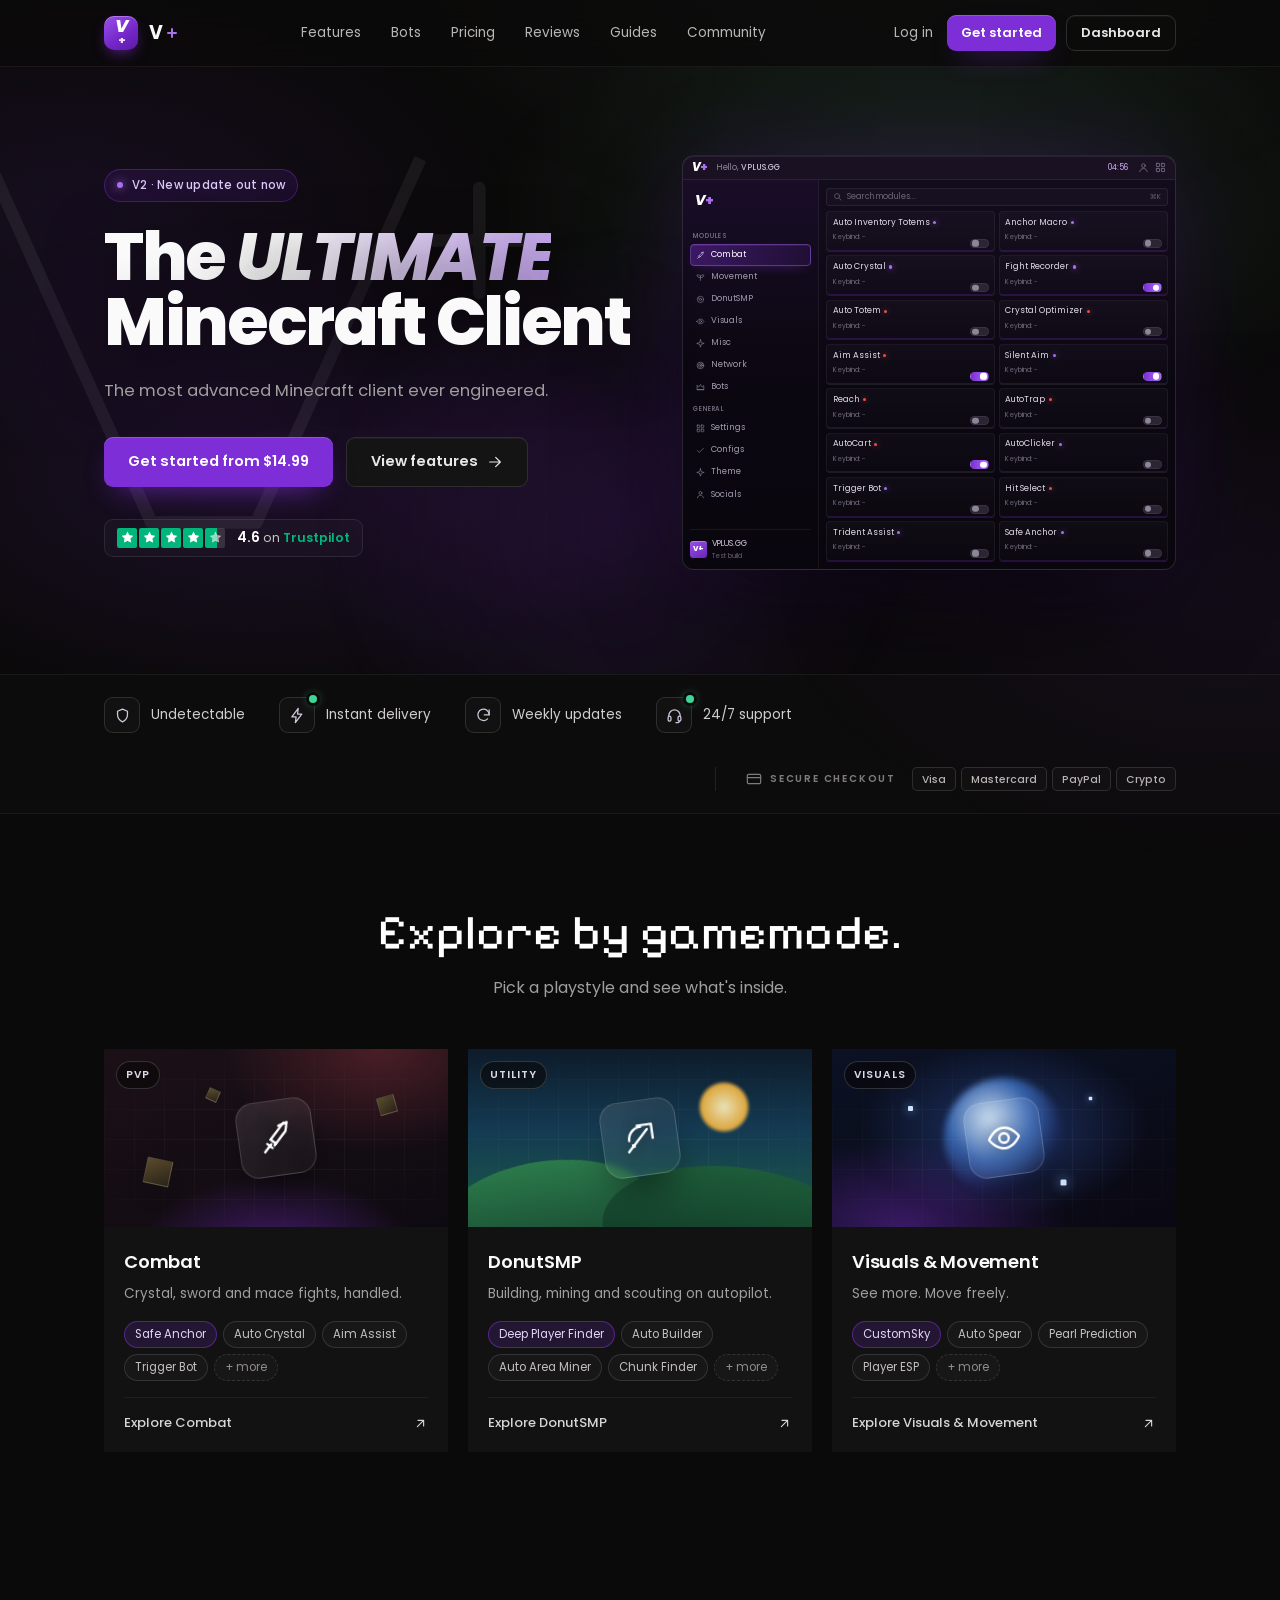
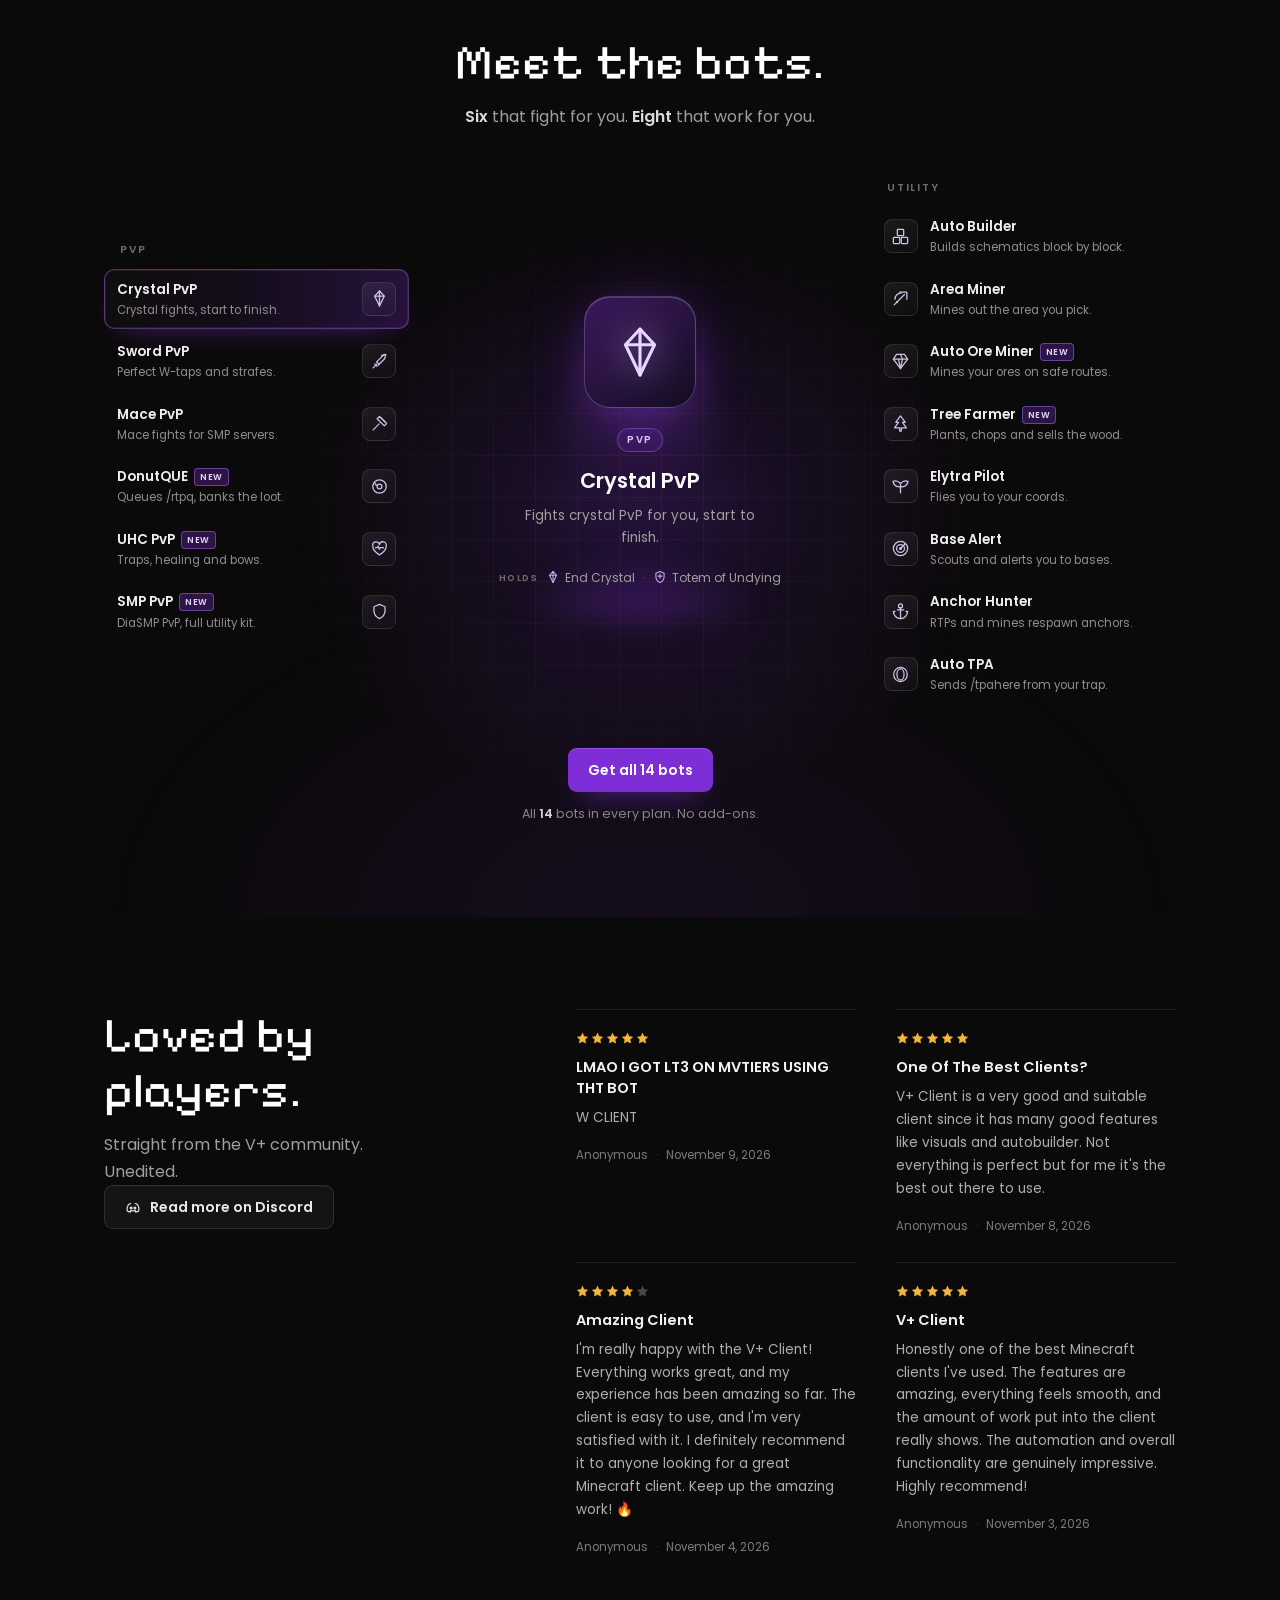
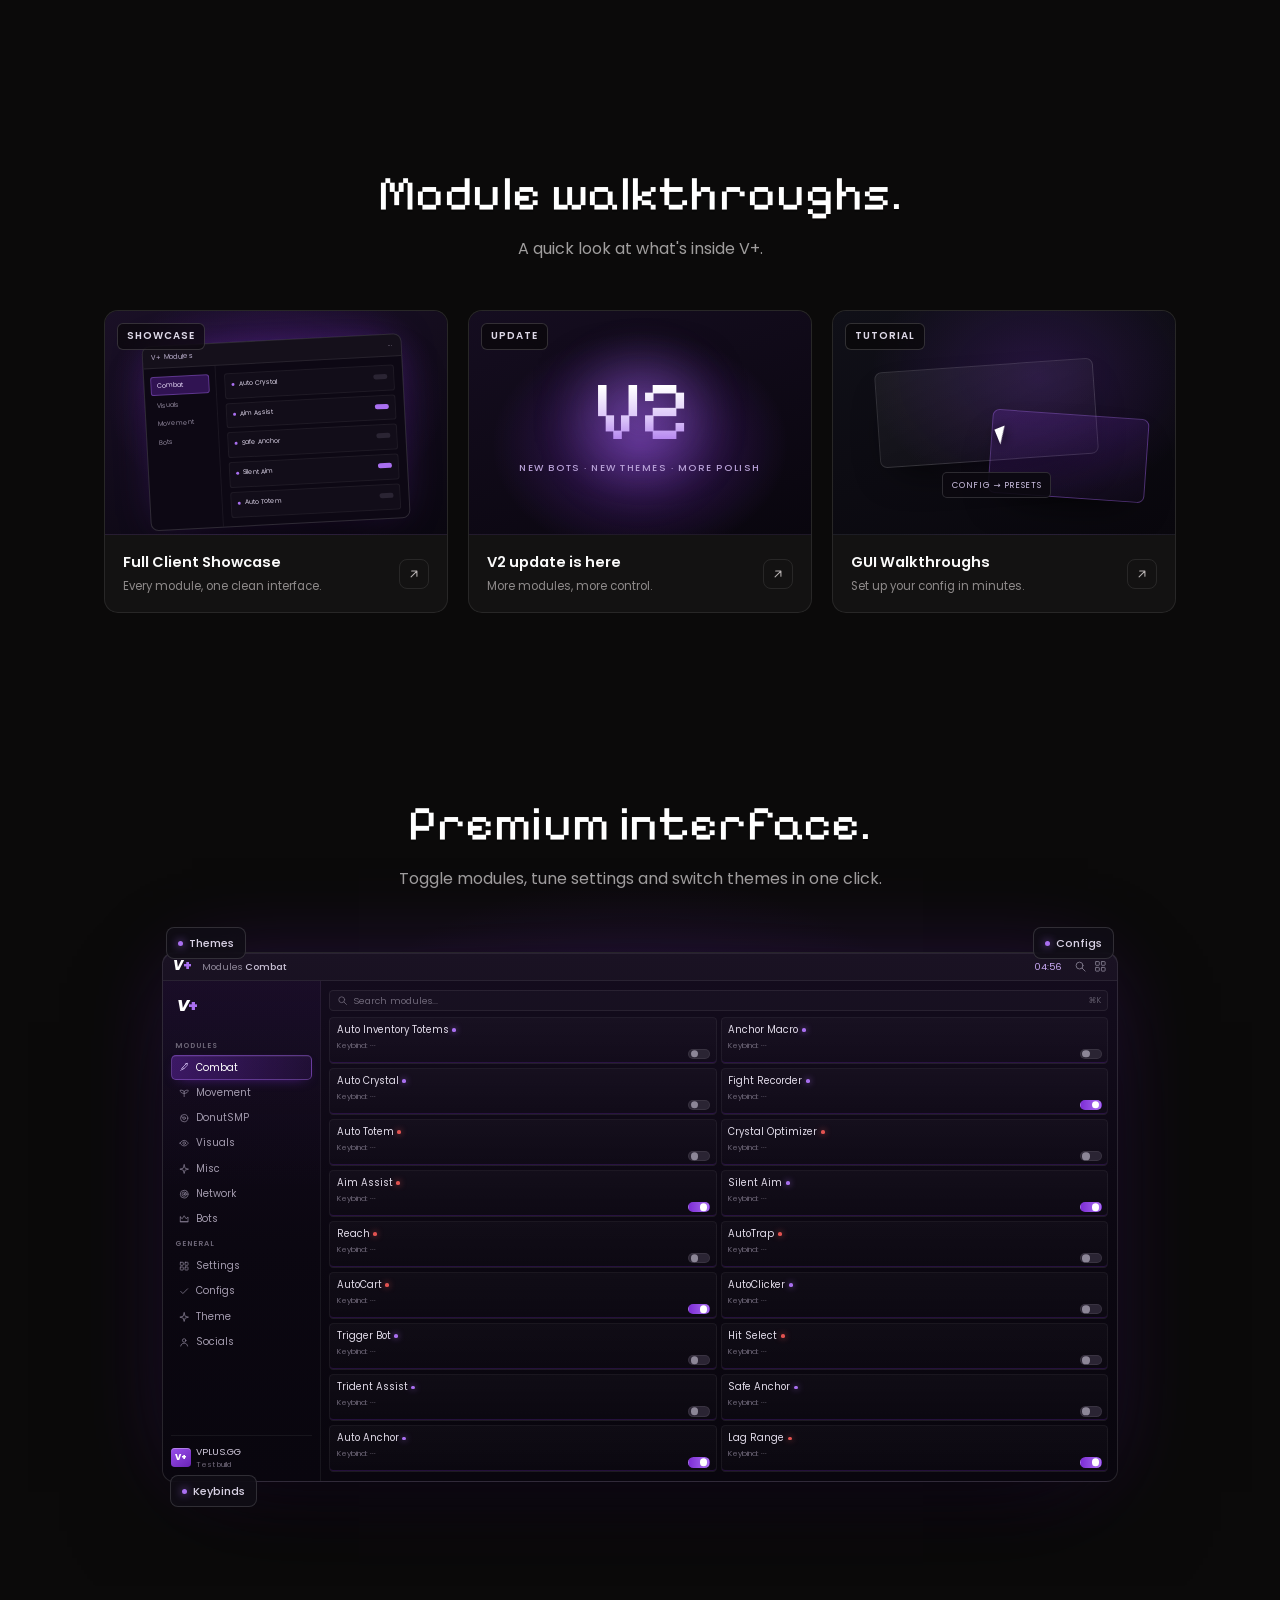
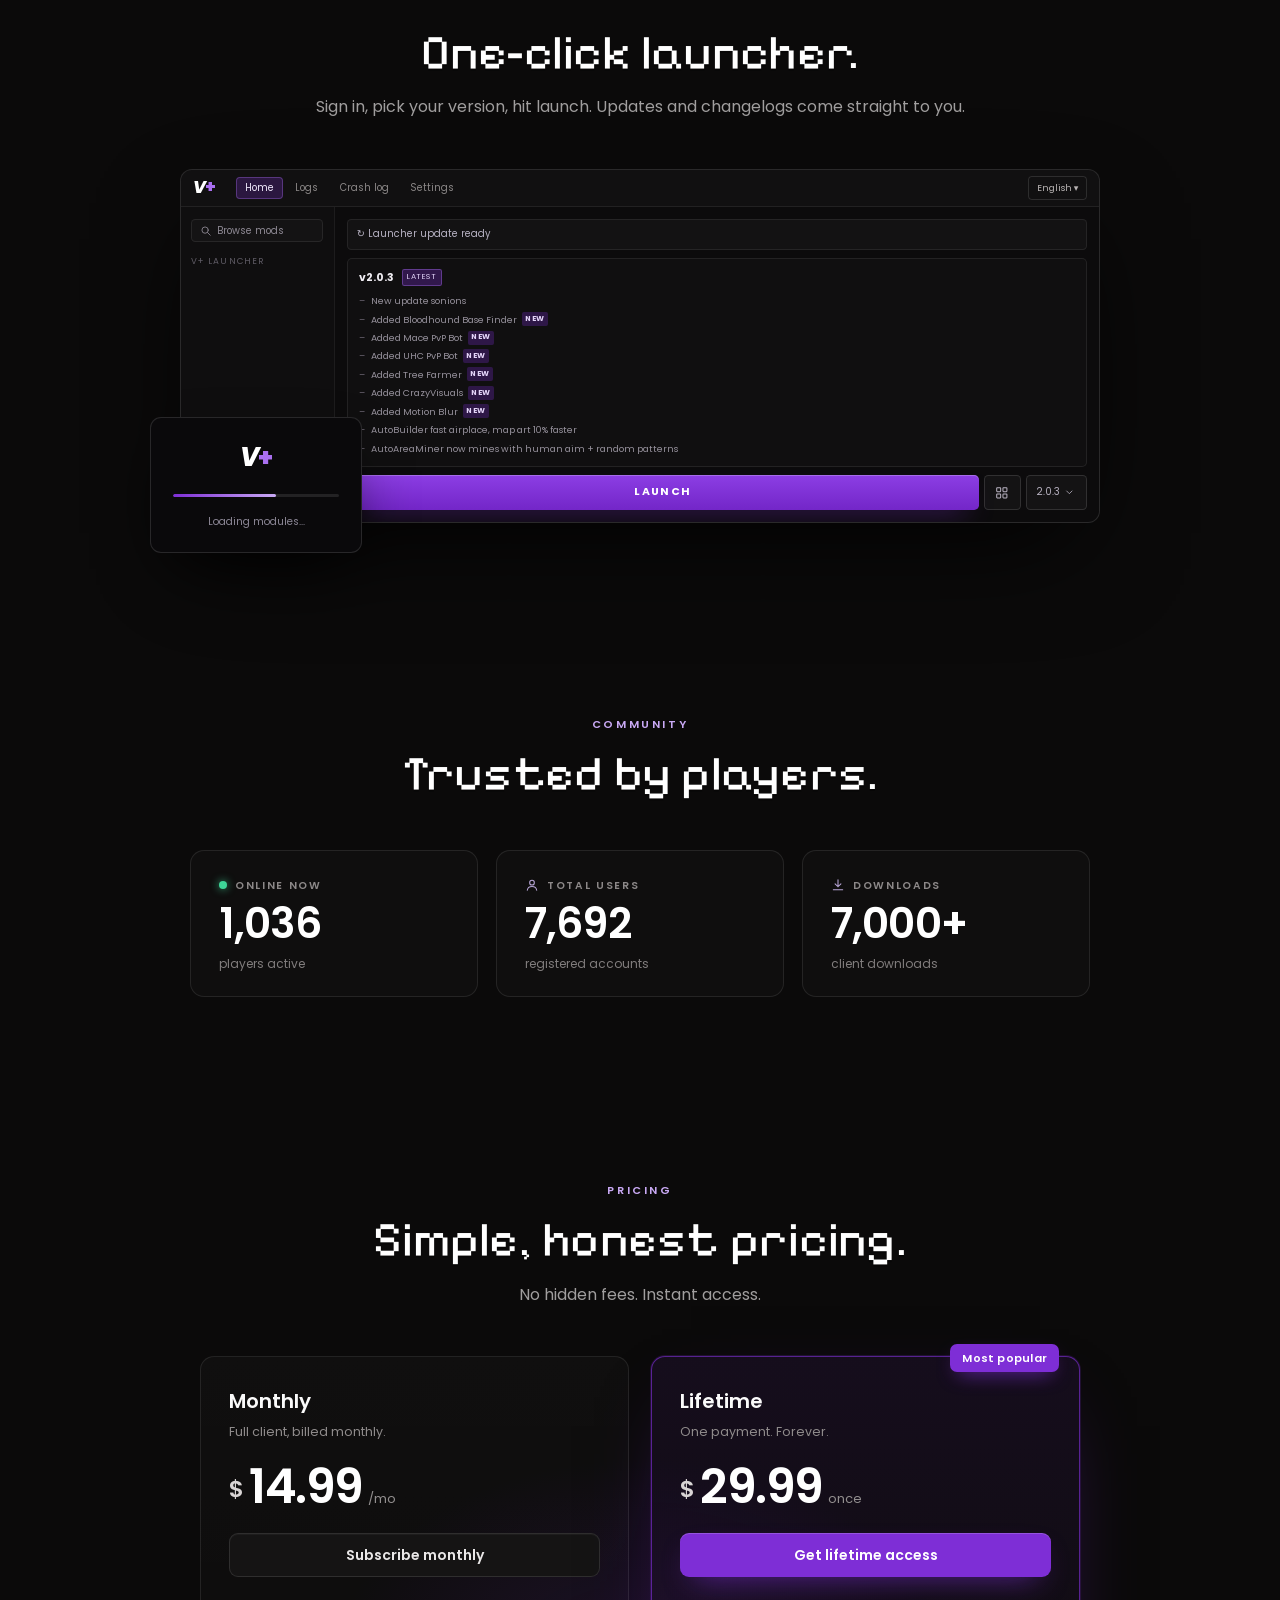
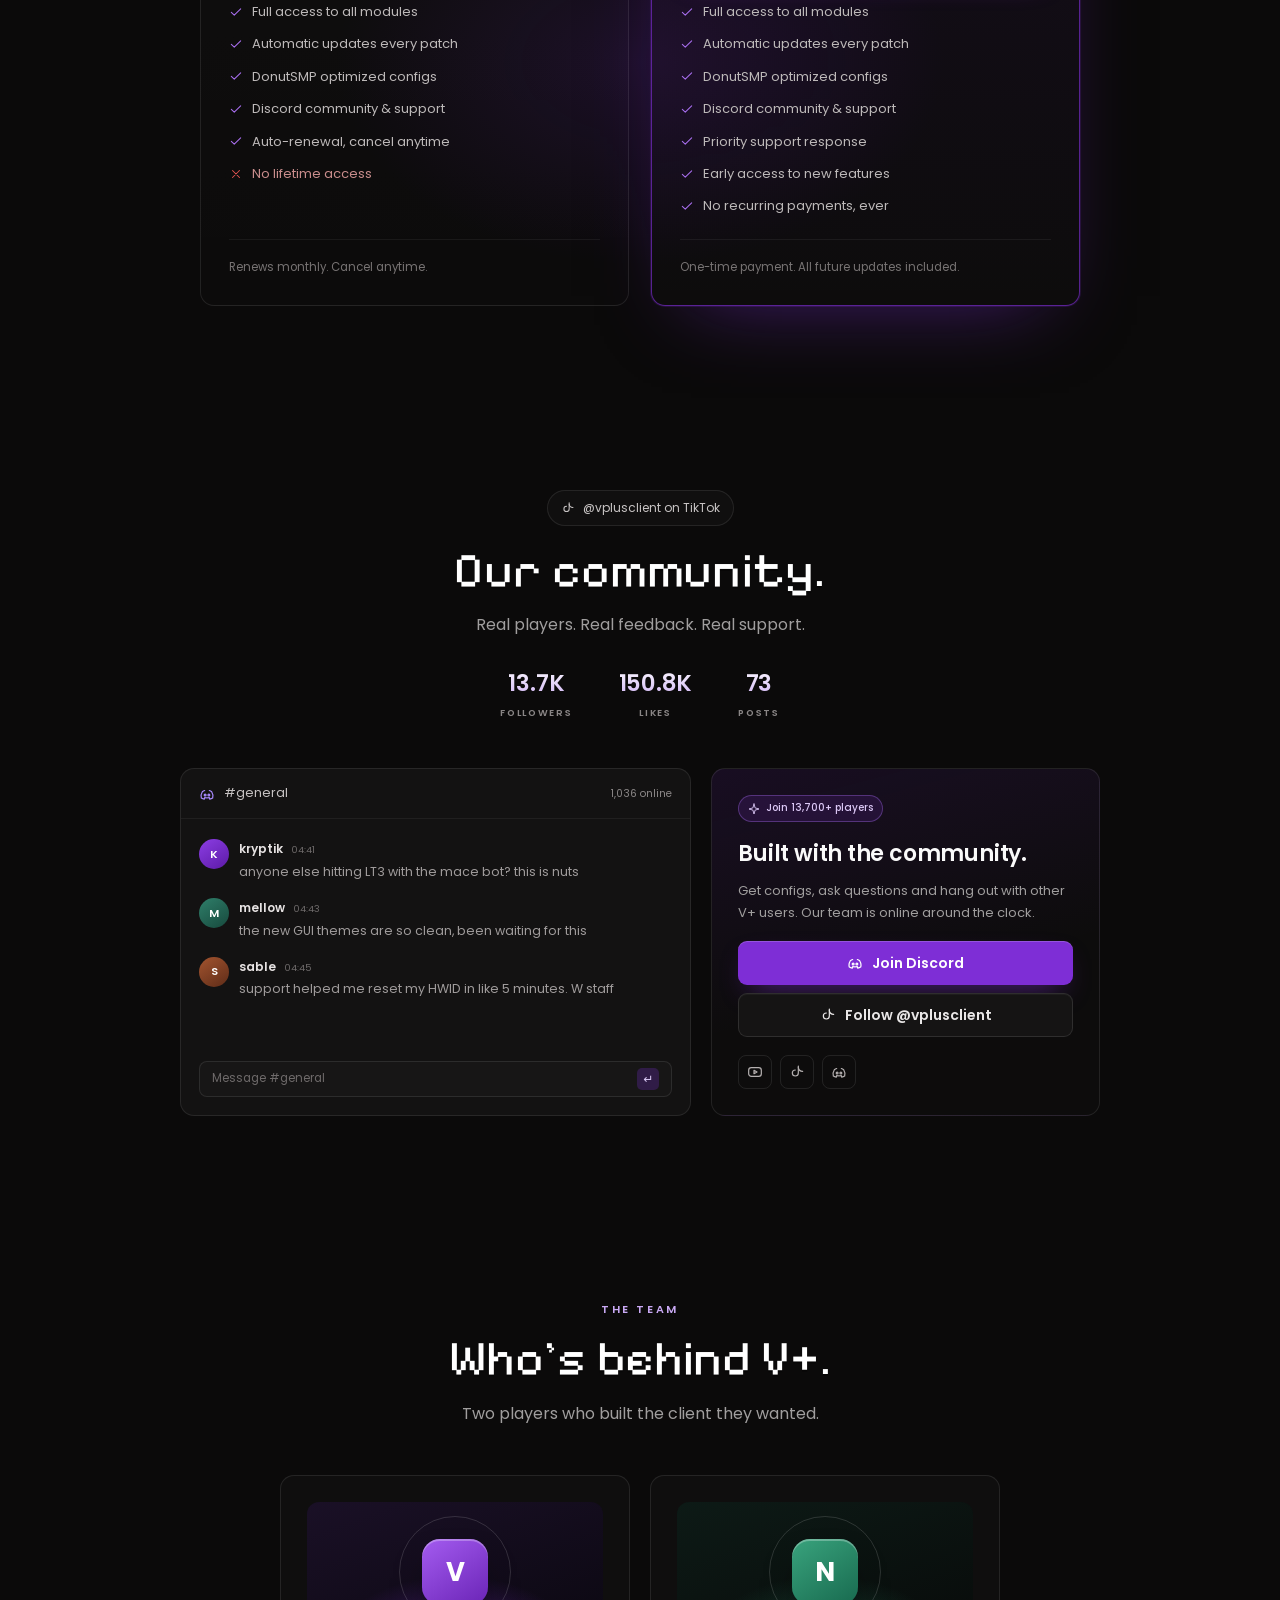
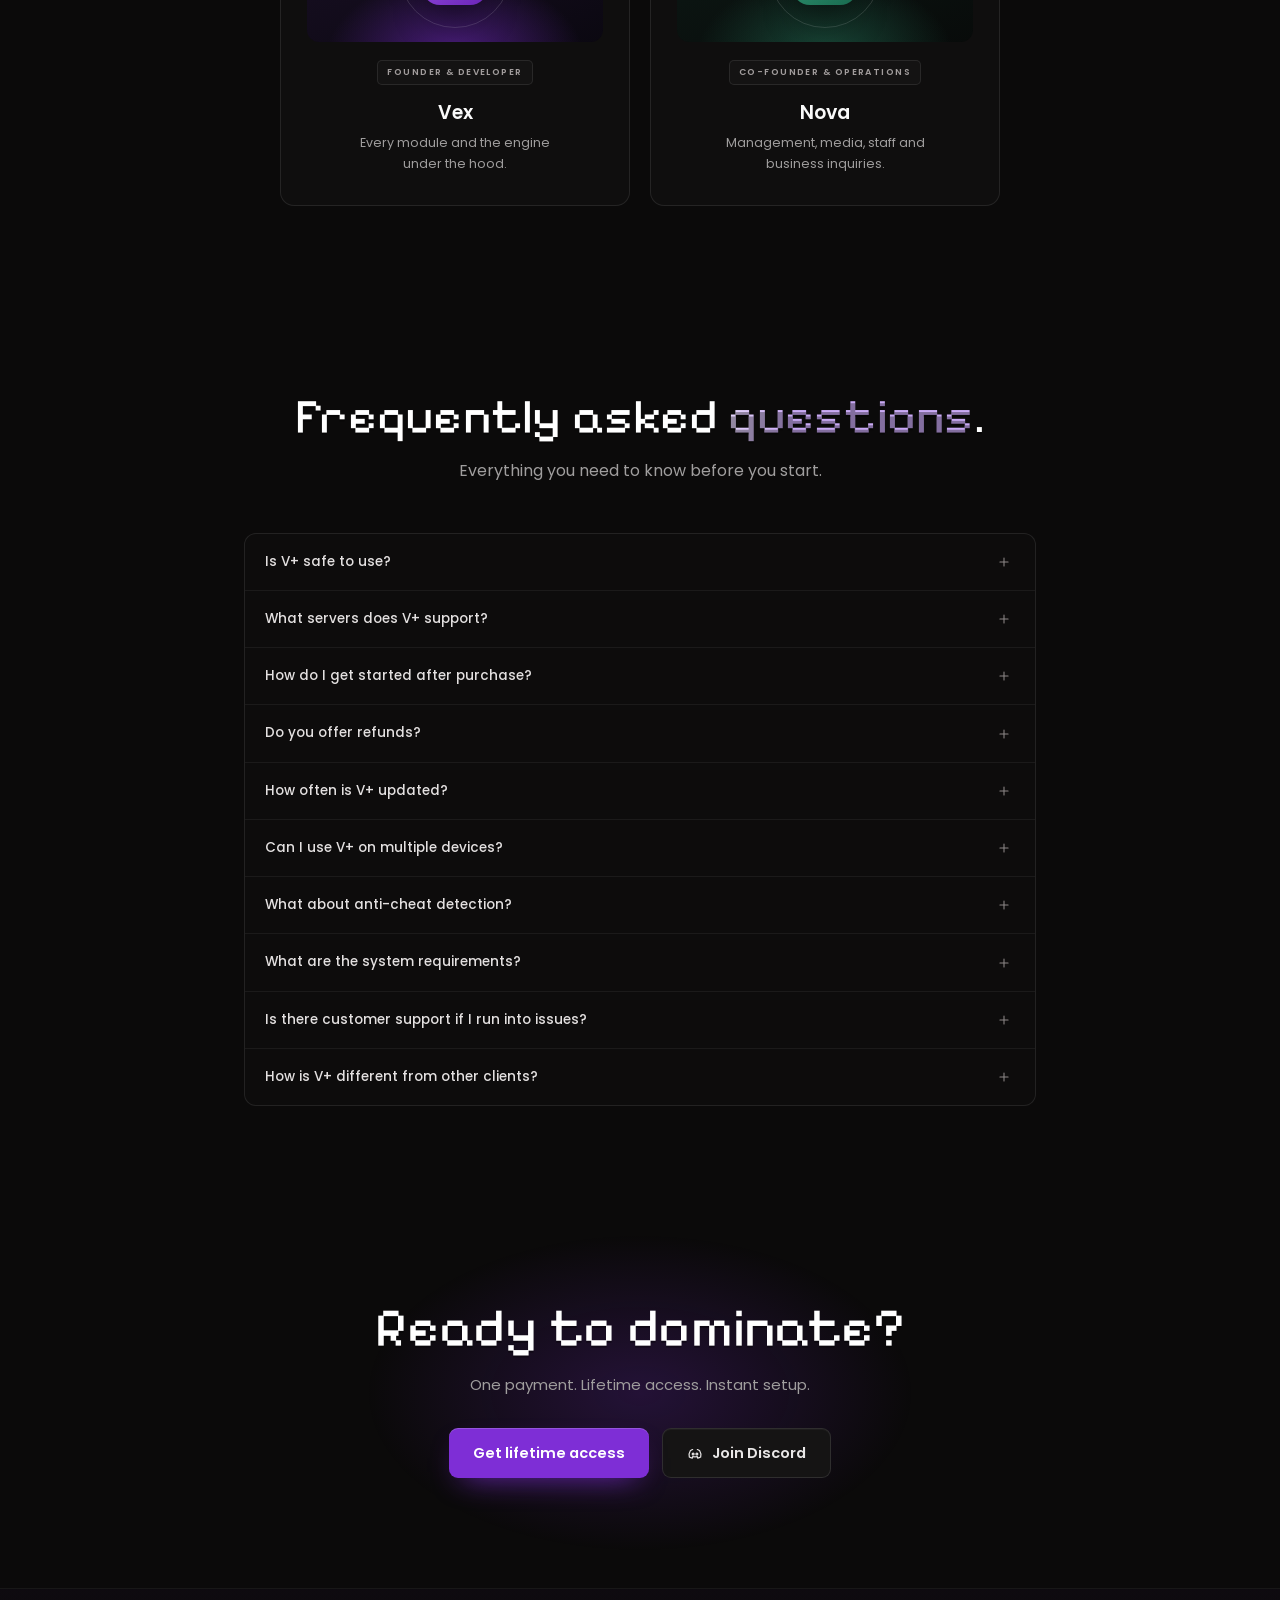
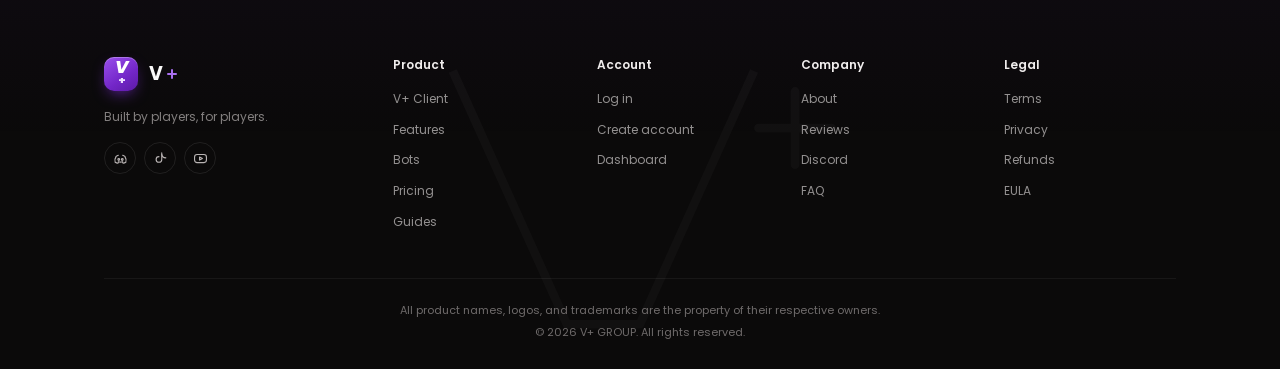
<file: WebsiteV-main/Website test/index.html>
<!DOCTYPE html>
<html lang="en">
<head>
  <meta charset="UTF-8">
  <meta name="viewport" content="width=device-width, initial-scale=1.0">
  <title>V+ — The Ultimate Minecraft Client</title>
  <meta name="description" content="V+ is the most advanced Minecraft client ever engineered. Combat, DonutSMP, visuals and movement — all handled by one client.">
  <meta name="theme-color" content="#0b0a0a">
  <link rel="icon" href="data:image/svg+xml,%3Csvg xmlns='http://www.w3.org/2000/svg' viewBox='0 0 64 64'%3E%3Crect width='64' height='64' rx='14' fill='%237e2ed6'/%3E%3Cpath d='M16 20l10 26h12l10-26' fill='none' stroke='%23fff' stroke-width='7' stroke-linecap='round' stroke-linejoin='round'/%3E%3Cpath d='M46 12v12M40 18h12' stroke='%23c9a9f4' stroke-width='4' stroke-linecap='round'/%3E%3C/svg%3E">
  <link rel="stylesheet" href="css/styles.css">
  <script>document.documentElement.classList.add('js');</script>
</head>
<body>
  <div class="page-glow" aria-hidden="true"></div>

  <!-- SVG icon sprite -->
  <svg class="svg-sprite" aria-hidden="true" focusable="false" xmlns="http://www.w3.org/2000/svg">
    <symbol id="i-shield" viewBox="0 0 24 24"><path d="M12 3l7 3v5c0 4.5-3 8-7 10-4-2-7-5.5-7-10V6l7-3z"/></symbol>
    <symbol id="i-bolt" viewBox="0 0 24 24"><path d="M13 2L4 14h6l-1 8 9-12h-6l1-8z"/></symbol>
    <symbol id="i-refresh" viewBox="0 0 24 24"><path d="M20 11a8 8 0 1 0-2.3 5.7"/><path d="M20 4v7h-7"/></symbol>
    <symbol id="i-headset" viewBox="0 0 24 24"><path d="M4 13v-1a8 8 0 0 1 16 0v1"/><rect x="3" y="13" width="4" height="7" rx="2"/><rect x="17" y="13" width="4" height="7" rx="2"/><path d="M19 20a3 3 0 0 1-3 2h-2"/></symbol>
    <symbol id="i-card" viewBox="0 0 24 24"><rect x="2" y="5" width="20" height="14" rx="2"/><path d="M2 10h20"/></symbol>
    <symbol id="i-check" viewBox="0 0 24 24"><path d="M4 12.5l5 5L20 6.5"/></symbol>
    <symbol id="i-x" viewBox="0 0 24 24"><path d="M6 6l12 12M18 6L6 18"/></symbol>
    <symbol id="i-arrow" viewBox="0 0 24 24"><path d="M4 12h16M13 5l7 7-7 7"/></symbol>
    <symbol id="i-arrow-up" viewBox="0 0 24 24"><path d="M7 17L17 7M8 7h9v9"/></symbol>
    <symbol id="i-chevron" viewBox="0 0 24 24"><path d="M6 9l6 6 6-6"/></symbol>
    <symbol id="i-plus" viewBox="0 0 24 24"><path d="M12 5v14M5 12h14"/></symbol>
    <symbol id="i-star" viewBox="0 0 24 24"><path d="M12 2.5l2.9 6 6.6.9-4.8 4.6 1.2 6.5-5.9-3.1-5.9 3.1 1.2-6.5L2.5 9.4l6.6-.9 2.9-6z"/></symbol>
    <symbol id="i-discord" viewBox="0 0 24 24"><path d="M8.5 6.8A15 15 0 0 0 5 8.6C2.9 12 2.6 15.3 3.5 18a15 15 0 0 0 4.3 1.6l.9-1.5M15.5 6.8A15 15 0 0 1 19 8.6c2.1 3.4 2.4 6.7 1.5 9.4a15 15 0 0 1-4.3 1.6l-.9-1.5"/><circle cx="9.2" cy="13.5" r="1.4"/><circle cx="14.8" cy="13.5" r="1.4"/><path d="M8.6 17.2c2.2.8 4.6.8 6.8 0"/></symbol>
    <symbol id="i-tiktok" viewBox="0 0 24 24"><path d="M14 3v10.5a4.5 4.5 0 1 1-4.5-4.5"/><path d="M14 5.5A6.5 6.5 0 0 0 20.5 11"/></symbol>
    <symbol id="i-youtube" viewBox="0 0 24 24"><rect x="2.5" y="5.5" width="19" height="13" rx="4"/><path d="M10.5 9.5l4.5 2.5-4.5 2.5v-5z"/></symbol>
    <symbol id="i-sword" viewBox="0 0 24 24"><path d="M14.5 4.5L20 3l-1.5 5.5-8 8"/><path d="M18 3l-9.5 9.5"/><path d="M8.5 12.5l3 3"/><path d="M4 20l4.5-4.5"/><path d="M6 15l3 3"/></symbol>
    <symbol id="i-pickaxe" viewBox="0 0 24 24"><path d="M4 20L17 7"/><path d="M11 4h9v9"/><path d="M13 5a8 8 0 0 0-8 8"/><path d="M7 16l1 1"/></symbol>
    <symbol id="i-eye" viewBox="0 0 24 24"><path d="M2.5 12S6 5.5 12 5.5 21.5 12 21.5 12 18 18.5 12 18.5 2.5 12 2.5 12z"/><circle cx="12" cy="12" r="3"/></symbol>
    <symbol id="i-crystal" viewBox="0 0 24 24"><path d="M12 2.5l6 6.5-6 12.5L6 9l6-6.5z"/><path d="M6 9h12M12 2.5V21.5"/></symbol>
    <symbol id="i-totem" viewBox="0 0 24 24"><path d="M12 2.5l7 3v6c0 4.4-3 8.2-7 10-4-1.8-7-5.6-7-10v-6l7-3z"/><path d="M12 7v7M8.5 10.5h7"/></symbol>
    <symbol id="i-hammer" viewBox="0 0 24 24"><path d="M14 5l5 5"/><path d="M4 20l7.5-7.5"/><path d="M12 3l9 9-3 3-9-9 3-3z"/></symbol>
    <symbol id="i-donut" viewBox="0 0 24 24"><circle cx="12" cy="12" r="8.5"/><circle cx="12" cy="12" r="3"/><path d="M6 7.5c1.2 1 1.7 2 1.8 3.2"/></symbol>
    <symbol id="i-heart" viewBox="0 0 24 24"><path d="M12 20S3.5 15 3.5 8.8A4.3 4.3 0 0 1 12 7a4.3 4.3 0 0 1 8.5 1.8C20.5 15 12 20 12 20z"/><path d="M7 11h2l1.2-2 1.6 4L13 11h4"/></symbol>
    <symbol id="i-blocks" viewBox="0 0 24 24"><rect x="3" y="13" width="8" height="8" rx="1"/><rect x="13" y="13" width="8" height="8" rx="1"/><rect x="8" y="3" width="8" height="8" rx="1"/></symbol>
    <symbol id="i-gem" viewBox="0 0 24 24"><path d="M7 3h10l4 6-9 12L3 9l4-6z"/><path d="M3 9h18M9.5 9L12 21l2.5-12L12 3"/></symbol>
    <symbol id="i-tree" viewBox="0 0 24 24"><path d="M12 2.5l6 8h-3.5l5 7H13v4h-2v-4H4.5l5-7H6l6-8z"/></symbol>
    <symbol id="i-wings" viewBox="0 0 24 24"><path d="M12 20V8"/><path d="M12 8C9 5 5 4.5 2.5 5.5c.5 4 3 7 9.5 7"/><path d="M12 8c3-3 7-3.5 9.5-2.5-.5 4-3 7-9.5 7"/></symbol>
    <symbol id="i-radar" viewBox="0 0 24 24"><circle cx="12" cy="12" r="9"/><circle cx="12" cy="12" r="5"/><path d="M12 12l6-6"/><circle cx="12" cy="12" r="1.2"/></symbol>
    <symbol id="i-anchor" viewBox="0 0 24 24"><circle cx="12" cy="5" r="2.5"/><path d="M12 7.5V21"/><path d="M5 12H3a9 9 0 0 0 18 0h-2"/><path d="M8 10h8"/></symbol>
    <symbol id="i-portal" viewBox="0 0 24 24"><rect x="3.5" y="3" width="17" height="18" rx="8.5"/><ellipse cx="12" cy="12" rx="4.5" ry="7"/></symbol>
    <symbol id="i-crown" viewBox="0 0 24 24"><path d="M3 7l4.5 4L12 4l4.5 7L21 7v11H3V7z"/><path d="M3 18h18"/></symbol>
    <symbol id="i-sparkle" viewBox="0 0 24 24"><path d="M12 2l2.2 7.8L22 12l-7.8 2.2L12 22l-2.2-7.8L2 12l7.8-2.2L12 2z"/></symbol>
    <symbol id="i-search" viewBox="0 0 24 24"><circle cx="10.5" cy="10.5" r="6.5"/><path d="M15.5 15.5L21 21"/></symbol>
    <symbol id="i-grid" viewBox="0 0 24 24"><rect x="3" y="3" width="7" height="7" rx="1"/><rect x="14" y="3" width="7" height="7" rx="1"/><rect x="3" y="14" width="7" height="7" rx="1"/><rect x="14" y="14" width="7" height="7" rx="1"/></symbol>
    <symbol id="i-user" viewBox="0 0 24 24"><circle cx="12" cy="8" r="4"/><path d="M4 21c.5-4 3.5-6.5 8-6.5s7.5 2.5 8 6.5"/></symbol>
    <symbol id="i-download" viewBox="0 0 24 24"><path d="M12 3v12M7 10l5 5 5-5"/><path d="M4 20h16"/></symbol>
    <symbol id="i-lock" viewBox="0 0 24 24"><rect x="4" y="10" width="16" height="11" rx="2"/><path d="M8 10V7a4 4 0 0 1 8 0v3"/></symbol>
    <symbol id="i-menu" viewBox="0 0 24 24"><path d="M4 7h16M4 12h16M4 17h16"/></symbol>
  </svg>

  <!-- ================= HEADER ================= -->
  <header class="site-header" id="top">
    <div class="container header-inner">
      <a class="brand" href="#top" aria-label="V+ home">
        <span class="brand-mark" aria-hidden="true">V<sup>+</sup></span>
        <span class="brand-word">V<span class="plus" aria-hidden="true"></span></span>
      </a>

      <nav class="main-nav" aria-label="Primary">
        <a href="#features">Features</a>
        <a href="#bots">Bots</a>
        <a href="#pricing">Pricing</a>
        <a href="#reviews">Reviews</a>
        <a href="#guides">Guides</a>
        <a href="#socials">Community</a>
      </nav>

      <div class="header-actions">
        <a class="link-login" href="#pricing">Log in</a>
        <a class="btn btn-primary btn-sm" href="#pricing">Get started</a>
        <a class="btn btn-secondary btn-sm header-dashboard" href="#pricing">Dashboard</a>
      </div>

      <button class="menu-toggle" type="button" aria-label="Open menu" aria-expanded="false" aria-controls="mobile-menu">
        <svg class="icon"><use href="#i-menu"/></svg>
      </button>
    </div>

    <div class="mobile-menu" id="mobile-menu" hidden>
      <nav aria-label="Mobile">
        <a href="#features">Features</a>
        <a href="#bots">Bots</a>
        <a href="#pricing">Pricing</a>
        <a href="#reviews">Reviews</a>
        <a href="#guides">Guides</a>
        <a href="#socials">Community</a>
      </nav>
      <div class="mobile-menu-actions">
        <a class="btn btn-primary" href="#pricing">Get started</a>
        <a class="btn btn-secondary" href="#pricing">Dashboard</a>
      </div>
    </div>
  </header>

  <main>
    <!-- ================= HERO ================= -->
    <section class="hero" aria-labelledby="hero-title">
      <div class="hero-watermark" aria-hidden="true">
        <svg viewBox="0 0 560 420" fill="none" xmlns="http://www.w3.org/2000/svg">
          <path d="M24 26L180 372h100L436 26" stroke="currentColor" stroke-width="12" stroke-linejoin="round"/>
          <path d="M492 54v100M442 104h100" stroke="currentColor" stroke-width="12" stroke-linecap="round"/>
        </svg>
      </div>
      <div class="hero-aura" aria-hidden="true"></div>

      <div class="container hero-inner">
        <div class="hero-copy">
          <span class="hero-badge"><span class="dot"></span> V2 · New update out now</span>

          <h1 id="hero-title">The <em>ULTIMATE</em><br><span class="line">Minecraft Client</span></h1>
          <p class="hero-sub">The most advanced Minecraft client ever engineered.</p>

          <div class="hero-ctas">
            <a class="btn btn-primary btn-lg btn-glance" href="#pricing">Get started from $14.99</a>
            <a class="btn btn-secondary btn-lg" href="#features">
              View features
              <svg class="icon"><use href="#i-arrow"/></svg>
            </a>
          </div>

          <div class="rating">
            <span class="tp-stars" aria-hidden="true">
              <span class="tp-star"><svg class="icon"><use href="#i-star"/></svg></span>
              <span class="tp-star"><svg class="icon"><use href="#i-star"/></svg></span>
              <span class="tp-star"><svg class="icon"><use href="#i-star"/></svg></span>
              <span class="tp-star"><svg class="icon"><use href="#i-star"/></svg></span>
              <span class="tp-star is-partial"><svg class="icon"><use href="#i-star"/></svg></span>
            </span>
            <span class="rating-text"><strong>4.6</strong> on <span class="tp-name">Trustpilot</span></span>
          </div>
        </div>

        <div class="hero-visual">
          <div class="gui-window gui-hero" aria-hidden="true">
            <div class="gui-topbar">
              <span class="gui-app">V<span>+</span></span>
              <span class="gui-greeting">Hello, <b>VPLUS.GG</b></span>
              <span class="gui-clock">04:56</span>
              <span class="gui-topicons">
                <svg class="icon"><use href="#i-user"/></svg>
                <svg class="icon"><use href="#i-grid"/></svg>
              </span>
            </div>
            <div class="gui-layout">
              <aside class="gui-side">
                <div class="gui-wordmark">V<span>+</span></div>
                <div class="gui-side-label">Modules</div>
                <ul class="gui-side-list">
                  <li class="is-active"><span class="gi"><svg class="icon"><use href="#i-sword"/></svg></span>Combat</li>
                  <li><span class="gi"><svg class="icon"><use href="#i-wings"/></svg></span>Movement</li>
                  <li><span class="gi"><svg class="icon"><use href="#i-donut"/></svg></span>DonutSMP</li>
                  <li><span class="gi"><svg class="icon"><use href="#i-eye"/></svg></span>Visuals</li>
                  <li><span class="gi"><svg class="icon"><use href="#i-sparkle"/></svg></span>Misc</li>
                  <li><span class="gi"><svg class="icon"><use href="#i-radar"/></svg></span>Network</li>
                  <li><span class="gi"><svg class="icon"><use href="#i-crown"/></svg></span>Bots</li>
                </ul>
                <div class="gui-side-label">General</div>
                <ul class="gui-side-list">
                  <li><span class="gi"><svg class="icon"><use href="#i-grid"/></svg></span>Settings</li>
                  <li><span class="gi"><svg class="icon"><use href="#i-check"/></svg></span>Configs</li>
                  <li><span class="gi"><svg class="icon"><use href="#i-sparkle"/></svg></span>Theme</li>
                  <li><span class="gi"><svg class="icon"><use href="#i-user"/></svg></span>Socials</li>
                </ul>
                <div class="gui-profile">
                  <span class="gui-avatar">V+</span>
                  <span>VPLUS.GG<small>Test build</small></span>
                </div>
              </aside>

              <div class="gui-mainpane">
                <div class="gui-search"><svg class="icon"><use href="#i-search"/></svg><span>Search modules...</span><kbd>⌘K</kbd></div>
                <div class="gui-cols">
                  <div class="gui-col">
                    <div class="gui-mod"><span>Auto Inventory Totems <i class="mdot"></i></span><span class="kbd">Keybind: ···</span><span class="toggle"></span></div>
                    <div class="gui-mod"><span>Auto Crystal <i class="mdot"></i></span><span class="kbd">Keybind: ···</span><span class="toggle"></span></div>
                    <div class="gui-mod"><span>Auto Totem <i class="mdot is-red"></i></span><span class="kbd">Keybind: ···</span><span class="toggle"></span></div>
                    <div class="gui-mod"><span>Aim Assist <i class="mdot is-red"></i></span><span class="kbd">Keybind: ···</span><span class="toggle is-on"></span></div>
                    <div class="gui-mod"><span>Reach <i class="mdot is-red"></i></span><span class="kbd">Keybind: ···</span><span class="toggle"></span></div>
                    <div class="gui-mod"><span>AutoCart <i class="mdot is-red"></i></span><span class="kbd">Keybind: ···</span><span class="toggle is-on"></span></div>
                    <div class="gui-mod"><span>Trigger Bot <i class="mdot"></i></span><span class="kbd">Keybind: ···</span><span class="toggle"></span></div>
                    <div class="gui-mod"><span>Trident Assist <i class="mdot"></i></span><span class="kbd">Keybind: ···</span><span class="toggle"></span></div>
                  </div>
                  <div class="gui-col">
                    <div class="gui-mod"><span>Anchor Macro <i class="mdot"></i></span><span class="kbd">Keybind: ···</span><span class="toggle"></span></div>
                    <div class="gui-mod"><span>Fight Recorder <i class="mdot"></i></span><span class="kbd">Keybind: ···</span><span class="toggle is-on"></span></div>
                    <div class="gui-mod"><span>Crystal Optimizer <i class="mdot is-red"></i></span><span class="kbd">Keybind: ···</span><span class="toggle"></span></div>
                    <div class="gui-mod"><span>Silent Aim <i class="mdot"></i></span><span class="kbd">Keybind: ···</span><span class="toggle is-on"></span></div>
                    <div class="gui-mod"><span>AutoTrap <i class="mdot is-red"></i></span><span class="kbd">Keybind: ···</span><span class="toggle"></span></div>
                    <div class="gui-mod"><span>AutoClicker <i class="mdot"></i></span><span class="kbd">Keybind: ···</span><span class="toggle"></span></div>
                    <div class="gui-mod"><span>Hit Select <i class="mdot is-red"></i></span><span class="kbd">Keybind: ···</span><span class="toggle"></span></div>
                    <div class="gui-mod"><span>Safe Anchor <i class="mdot"></i></span><span class="kbd">Keybind: ···</span><span class="toggle"></span></div>
                  </div>
                </div>
              </div>
            </div>
          </div>
        </div>
      </div>
    </section>

    <!-- ================= TRUST STRIP ================= -->
    <section class="trust-strip" aria-label="Why V+">
      <div class="container trust-inner">
        <div class="trust-item">
          <span class="trust-icon"><svg class="icon"><use href="#i-shield"/></svg></span>
          <span>Undetectable</span>
        </div>
        <div class="trust-item">
          <span class="trust-icon"><span class="live-dot"></span><svg class="icon"><use href="#i-bolt"/></svg></span>
          <span>Instant delivery</span>
        </div>
        <div class="trust-item">
          <span class="trust-icon"><svg class="icon"><use href="#i-refresh"/></svg></span>
          <span>Weekly updates</span>
        </div>
        <div class="trust-item">
          <span class="trust-icon"><span class="live-dot"></span><svg class="icon"><use href="#i-headset"/></svg></span>
          <span>24/7 support</span>
        </div>
        <div class="trust-checkout">
          <div class="trust-checkout-label">
            <svg class="icon"><use href="#i-card"/></svg>
            <span>Secure checkout</span>
          </div>
          <div class="pay-pills">
            <span>Visa</span><span>Mastercard</span><span>PayPal</span><span>Crypto</span>
          </div>
        </div>
      </div>
    </section>

    <!-- ================= GAMEMODES ================= -->
    <section class="section gamemodes" id="features" aria-labelledby="gamemodes-title">
      <div class="container">
        <div class="section-head reveal">
          <h2 class="pixel-title" id="gamemodes-title">Explore by gamemode.</h2>
          <p class="section-sub">Pick a playstyle and see what's inside.</p>
        </div>

        <div class="gamemode-grid">
          <article class="gamemode-card reveal" style="--d: 0ms">
            <div class="gamemode-art art-combat" aria-hidden="true">
              <span class="art-grid"></span>
              <span class="art-block b1"></span><span class="art-block b2"></span><span class="art-block b3"></span>
              <span class="art-icon"><svg class="icon"><use href="#i-sword"/></svg></span>
              <span class="art-tag">PvP</span>
            </div>
            <div class="gamemode-body">
              <h3>Combat</h3>
              <p>Crystal, sword and mace fights, handled.</p>
              <div class="chips">
                <span class="chip chip-active">Safe Anchor</span>
                <span class="chip">Auto Crystal</span>
                <span class="chip">Aim Assist</span>
                <span class="chip">Trigger Bot</span>
                <span class="chip chip-more">+ more</span>
              </div>
              <a class="card-link" href="#bots">Explore Combat <svg class="icon"><use href="#i-arrow-up"/></svg></a>
            </div>
          </article>

          <article class="gamemode-card reveal" style="--d: 90ms">
            <div class="gamemode-art art-smp" aria-hidden="true">
              <span class="art-grid"></span>
              <span class="art-sun"></span>
              <span class="art-hill h1"></span><span class="art-hill h2"></span>
              <span class="art-icon"><svg class="icon"><use href="#i-pickaxe"/></svg></span>
              <span class="art-tag">Utility</span>
            </div>
            <div class="gamemode-body">
              <h3>DonutSMP</h3>
              <p>Building, mining and scouting on autopilot.</p>
              <div class="chips">
                <span class="chip chip-active">Deep Player Finder</span>
                <span class="chip">Auto Builder</span>
                <span class="chip">Auto Area Miner</span>
                <span class="chip">Chunk Finder</span>
                <span class="chip chip-more">+ more</span>
              </div>
              <a class="card-link" href="#bots">Explore DonutSMP <svg class="icon"><use href="#i-arrow-up"/></svg></a>
            </div>
          </article>

          <article class="gamemode-card reveal" style="--d: 180ms">
            <div class="gamemode-art art-visuals" aria-hidden="true">
              <span class="art-grid"></span>
              <span class="art-orb"></span>
              <span class="art-spark s1"></span><span class="art-spark s2"></span><span class="art-spark s3"></span>
              <span class="art-icon"><svg class="icon"><use href="#i-eye"/></svg></span>
              <span class="art-tag">Visuals</span>
            </div>
            <div class="gamemode-body">
              <h3>Visuals &amp; Movement</h3>
              <p>See more. Move freely.</p>
              <div class="chips">
                <span class="chip chip-active">CustomSky</span>
                <span class="chip">Auto Spear</span>
                <span class="chip">Pearl Prediction</span>
                <span class="chip">Player ESP</span>
                <span class="chip chip-more">+ more</span>
              </div>
              <a class="card-link" href="#bots">Explore Visuals &amp; Movement <svg class="icon"><use href="#i-arrow-up"/></svg></a>
            </div>
          </article>
        </div>
      </div>
    </section>

    <!-- ================= BOTS ================= -->
    <section class="section bots" id="bots" aria-labelledby="bots-title">
      <div class="bots-bg" aria-hidden="true"></div>
      <div class="container">
        <div class="section-head reveal">
          <h2 class="pixel-title" id="bots-title">Meet the bots.</h2>
          <p class="section-sub"><strong>Six</strong> that fight for you. <strong>Eight</strong> that work for you.</p>
        </div>

        <div class="bots-grid reveal">
          <div class="bots-col bots-col-pvp">
            <div class="bots-label">PvP</div>
            <div class="bots-list" role="tablist" aria-label="PvP bots">
              <button class="bot-row is-active" type="button" role="tab" aria-selected="true"
                data-name="Crystal PvP" data-tag="PvP" data-icon="i-crystal"
                data-desc="Fights crystal PvP for you, start to finish."
                data-holds="End Crystal, Totem of Undying">
                <span class="bot-row-text"><strong>Crystal PvP</strong><small>Crystal fights, start to finish.</small></span>
                <span class="bot-icon"><svg class="icon"><use href="#i-crystal"/></svg></span>
              </button>
              <button class="bot-row" type="button" role="tab" aria-selected="false"
                data-name="Sword PvP" data-tag="PvP" data-icon="i-sword"
                data-desc="Perfect W-taps and strafes."
                data-holds="Netherite Sword, Golden Apple">
                <span class="bot-row-text"><strong>Sword PvP</strong><small>Perfect W-taps and strafes.</small></span>
                <span class="bot-icon"><svg class="icon"><use href="#i-sword"/></svg></span>
              </button>
              <button class="bot-row" type="button" role="tab" aria-selected="false"
                data-name="Mace PvP" data-tag="PvP" data-icon="i-hammer"
                data-desc="Mace fights for SMP servers."
                data-holds="Mace, Wind Charge">
                <span class="bot-row-text"><strong>Mace PvP</strong><small>Mace fights for SMP servers.</small></span>
                <span class="bot-icon"><svg class="icon"><use href="#i-hammer"/></svg></span>
              </button>
              <button class="bot-row" type="button" role="tab" aria-selected="false"
                data-name="DonutQUE" data-tag="PvP" data-icon="i-donut" data-new="true"
                data-desc="Queues /rtpq, banks the loot."
                data-holds="Ender Pearl, Shulker Box">
                <span class="bot-row-text"><strong>DonutQUE <span class="mini-new">New</span></strong><small>Queues /rtpq, banks the loot.</small></span>
                <span class="bot-icon"><svg class="icon"><use href="#i-donut"/></svg></span>
              </button>
              <button class="bot-row" type="button" role="tab" aria-selected="false"
                data-name="UHC PvP" data-tag="PvP" data-icon="i-heart" data-new="true"
                data-desc="Traps, healing and bows."
                data-holds="Golden Apple, Bow">
                <span class="bot-row-text"><strong>UHC PvP <span class="mini-new">New</span></strong><small>Traps, healing and bows.</small></span>
                <span class="bot-icon"><svg class="icon"><use href="#i-heart"/></svg></span>
              </button>
              <button class="bot-row" type="button" role="tab" aria-selected="false"
                data-name="SMP PvP" data-tag="PvP" data-icon="i-shield" data-new="true"
                data-desc="DiaSMP PvP, full utility kit."
                data-holds="Shield, Totem of Undying">
                <span class="bot-row-text"><strong>SMP PvP <span class="mini-new">New</span></strong><small>DiaSMP PvP, full utility kit.</small></span>
                <span class="bot-icon"><svg class="icon"><use href="#i-shield"/></svg></span>
              </button>
            </div>
          </div>

          <div class="bot-stage">
            <div class="bot-beam" aria-hidden="true"></div>
            <div class="bot-stage-card" id="bot-stage-card">
              <div class="bot-stage-icon"><svg class="icon"><use href="#i-crystal"/></svg></div>
              <span class="bot-tag" id="bot-tag">PvP</span>
              <h3 id="bot-name">Crystal PvP</h3>
              <p id="bot-desc">Fights crystal PvP for you, start to finish.</p>
              <div class="bot-holds">
                <span class="bot-holds-label">Holds</span>
                <span class="bot-hold"><svg class="icon"><use href="#i-crystal"/></svg><span id="hold-1">End Crystal</span></span>
                <span class="bot-hold-dot">·</span>
                <span class="bot-hold"><svg class="icon"><use href="#i-totem"/></svg><span id="hold-2">Totem of Undying</span></span>
              </div>
            </div>
            <div class="bot-stage-floor" aria-hidden="true"></div>
          </div>

          <div class="bots-col bots-col-util">
            <div class="bots-label">Utility</div>
            <div class="bots-list" role="tablist" aria-label="Utility bots">
              <button class="bot-row" type="button" role="tab" aria-selected="false"
                data-name="Auto Builder" data-tag="Utility" data-icon="i-blocks"
                data-desc="Builds schematics block by block."
                data-holds="Shulker Box, Scaffolding">
                <span class="bot-icon"><svg class="icon"><use href="#i-blocks"/></svg></span>
                <span class="bot-row-text"><strong>Auto Builder</strong><small>Builds schematics block by block.</small></span>
              </button>
              <button class="bot-row" type="button" role="tab" aria-selected="false"
                data-name="Area Miner" data-tag="Utility" data-icon="i-pickaxe"
                data-desc="Mines out the area you pick."
                data-holds="Netherite Pickaxe, Shulker Box">
                <span class="bot-icon"><svg class="icon"><use href="#i-pickaxe"/></svg></span>
                <span class="bot-row-text"><strong>Area Miner</strong><small>Mines out the area you pick.</small></span>
              </button>
              <button class="bot-row" type="button" role="tab" aria-selected="false"
                data-name="Auto Ore Miner" data-tag="Utility" data-icon="i-gem" data-new="true"
                data-desc="Mines your ores on safe routes."
                data-holds="Diamond Pickaxe, Ender Chest">
                <span class="bot-icon"><svg class="icon"><use href="#i-gem"/></svg></span>
                <span class="bot-row-text"><strong>Auto Ore Miner <span class="mini-new">New</span></strong><small>Mines your ores on safe routes.</small></span>
              </button>
              <button class="bot-row" type="button" role="tab" aria-selected="false"
                data-name="Tree Farmer" data-tag="Utility" data-icon="i-tree" data-new="true"
                data-desc="Plants, chops and sells the wood."
                data-holds="Axe, Sapling">
                <span class="bot-icon"><svg class="icon"><use href="#i-tree"/></svg></span>
                <span class="bot-row-text"><strong>Tree Farmer <span class="mini-new">New</span></strong><small>Plants, chops and sells the wood.</small></span>
              </button>
              <button class="bot-row" type="button" role="tab" aria-selected="false"
                data-name="Elytra Pilot" data-tag="Utility" data-icon="i-wings"
                data-desc="Flies you to your coords."
                data-holds="Elytra, Firework Rocket">
                <span class="bot-icon"><svg class="icon"><use href="#i-wings"/></svg></span>
                <span class="bot-row-text"><strong>Elytra Pilot</strong><small>Flies you to your coords.</small></span>
              </button>
              <button class="bot-row" type="button" role="tab" aria-selected="false"
                data-name="Base Alert" data-tag="Utility" data-icon="i-radar"
                data-desc="Scouts and alerts you to bases."
                data-holds="Compass, Spyglass">
                <span class="bot-icon"><svg class="icon"><use href="#i-radar"/></svg></span>
                <span class="bot-row-text"><strong>Base Alert</strong><small>Scouts and alerts you to bases.</small></span>
              </button>
              <button class="bot-row" type="button" role="tab" aria-selected="false"
                data-name="Anchor Hunter" data-tag="Utility" data-icon="i-anchor"
                data-desc="RTPs and mines respawn anchors."
                data-holds="Respawn Anchor, Glowstone">
                <span class="bot-icon"><svg class="icon"><use href="#i-anchor"/></svg></span>
                <span class="bot-row-text"><strong>Anchor Hunter</strong><small>RTPs and mines respawn anchors.</small></span>
              </button>
              <button class="bot-row" type="button" role="tab" aria-selected="false"
                data-name="Auto TPA" data-tag="Utility" data-icon="i-portal"
                data-desc="Sends /tpahere from your trap."
                data-holds="Ender Pearl, Chorus Fruit">
                <span class="bot-icon"><svg class="icon"><use href="#i-portal"/></svg></span>
                <span class="bot-row-text"><strong>Auto TPA</strong><small>Sends /tpahere from your trap.</small></span>
              </button>
            </div>
          </div>
        </div>

        <div class="bots-cta reveal">
          <a class="btn btn-primary btn-md" href="#pricing">Get all 14 bots</a>
          <p>All <strong>14</strong> bots in every plan. No add-ons.</p>
        </div>
      </div>
    </section>

    <!-- ================= REVIEWS ================= -->
    <section class="section reviews" id="reviews" aria-labelledby="reviews-title">
      <div class="container reviews-grid">
        <div class="reviews-aside reveal">
          <h2 class="pixel-title" id="reviews-title">Loved by players.</h2>
          <p class="section-sub left">Straight from the V+ community. Unedited.</p>
          <a class="btn btn-secondary btn-md" href="#socials">
            <svg class="icon"><use href="#i-discord"/></svg>
            Read more on Discord
          </a>
        </div>

        <div class="reviews-cards">
          <article class="review card reveal" style="--d:0ms">
            <div class="review-stars" aria-label="5 out of 5 stars">
              <svg class="icon"><use href="#i-star"/></svg><svg class="icon"><use href="#i-star"/></svg><svg class="icon"><use href="#i-star"/></svg><svg class="icon"><use href="#i-star"/></svg><svg class="icon"><use href="#i-star"/></svg>
            </div>
            <h3>LMAO I GOT LT3 ON MVTIERS USING THT BOT</h3>
            <p>W CLIENT</p>
            <footer><span>Anonymous</span><span class="sep">·</span><time datetime="2026-11-09">November 9, 2026</time></footer>
          </article>

          <article class="review card reveal" style="--d:90ms">
            <div class="review-stars" aria-label="5 out of 5 stars">
              <svg class="icon"><use href="#i-star"/></svg><svg class="icon"><use href="#i-star"/></svg><svg class="icon"><use href="#i-star"/></svg><svg class="icon"><use href="#i-star"/></svg><svg class="icon"><use href="#i-star"/></svg>
            </div>
            <h3>One Of The Best Clients?</h3>
            <p>V+ Client is a very good and suitable client since it has many good features like visuals and autobuilder. Not everything is perfect but for me it's the best out there to use.</p>
            <footer><span>Anonymous</span><span class="sep">·</span><time datetime="2026-11-08">November 8, 2026</time></footer>
          </article>

          <article class="review card reveal" style="--d:180ms">
            <div class="review-stars" aria-label="4 out of 5 stars">
              <svg class="icon"><use href="#i-star"/></svg><svg class="icon"><use href="#i-star"/></svg><svg class="icon"><use href="#i-star"/></svg><svg class="icon"><use href="#i-star"/></svg><svg class="icon is-empty"><use href="#i-star"/></svg>
            </div>
            <h3>Amazing Client</h3>
            <p>I'm really happy with the V+ Client! Everything works great, and my experience has been amazing so far. The client is easy to use, and I'm very satisfied with it. I definitely recommend it to anyone looking for a great Minecraft client. Keep up the amazing work! 🔥</p>
            <footer><span>Anonymous</span><span class="sep">·</span><time datetime="2026-11-04">November 4, 2026</time></footer>
          </article>

          <article class="review card reveal" style="--d:270ms">
            <div class="review-stars" aria-label="5 out of 5 stars">
              <svg class="icon"><use href="#i-star"/></svg><svg class="icon"><use href="#i-star"/></svg><svg class="icon"><use href="#i-star"/></svg><svg class="icon"><use href="#i-star"/></svg><svg class="icon"><use href="#i-star"/></svg>
            </div>
            <h3>V+ Client</h3>
            <p>Honestly one of the best Minecraft clients I've used. The features are amazing, everything feels smooth, and the amount of work put into the client really shows. The automation and overall functionality are genuinely impressive. Highly recommend!</p>
            <footer><span>Anonymous</span><span class="sep">·</span><time datetime="2026-11-03">November 3, 2026</time></footer>
          </article>
        </div>
      </div>
    </section>

    <!-- ================= VIDEO-FREE SHOWCASE AREA ================= -->
    <section class="section showcase" id="guides" aria-labelledby="showcase-title">
      <div class="container">
        <div class="section-head reveal">
          <h2 class="pixel-title" id="showcase-title">Module walkthroughs.</h2>
          <p class="section-sub">A quick look at what's inside V+.</p>
        </div>

        <div class="showcase-grid">
          <article class="showcase-card card reveal" style="--d:0ms">
            <div class="showcase-media showcase-media-client" aria-hidden="true">
              <span class="showcase-chip">Showcase</span>
              <div class="mini-gui">
                <div class="mini-gui-bar"><span>V+ Modules</span><span class="mini-dots">···</span></div>
                <div class="mini-gui-body">
                  <div class="mini-gui-side">
                    <span class="is-active">Combat</span><span>Visuals</span><span>Movement</span><span>Bots</span>
                  </div>
                  <div class="mini-gui-rows">
                    <span><i></i>Auto Crystal<b></b></span>
                    <span><i></i>Aim Assist<b class="on"></b></span>
                    <span><i></i>Safe Anchor<b></b></span>
                    <span><i></i>Silent Aim<b class="on"></b></span>
                    <span><i></i>Auto Totem<b></b></span>
                  </div>
                </div>
              </div>
            </div>
            <div class="showcase-body">
              <div>
                <h3>Full Client Showcase</h3>
                <span class="showcase-sub">Every module, one clean interface.</span>
              </div>
              <span class="showcase-mark"><svg class="icon"><use href="#i-arrow-up"/></svg></span>
            </div>
          </article>

          <article class="showcase-card card reveal" style="--d:90ms">
            <div class="showcase-media showcase-media-update" aria-hidden="true">
              <span class="showcase-chip">Update</span>
              <div class="update-art">
                <span class="update-v">V2</span>
                <span class="update-glow"></span>
                <span class="update-line">New bots · New themes · More polish</span>
              </div>
            </div>
            <div class="showcase-body">
              <div>
                <h3>V2 update is here</h3>
                <span class="showcase-sub">More modules, more control.</span>
              </div>
              <span class="showcase-mark"><svg class="icon"><use href="#i-arrow-up"/></svg></span>
            </div>
          </article>

          <article class="showcase-card card reveal" style="--d:180ms">
            <div class="showcase-media showcase-media-guide" aria-hidden="true">
              <span class="showcase-chip">Tutorial</span>
              <div class="guide-art">
                <span class="guide-panel p1"></span>
                <span class="guide-panel p2"></span>
                <span class="guide-cursor"></span>
                <span class="guide-label">Config → Presets</span>
              </div>
            </div>
            <div class="showcase-body">
              <div>
                <h3>GUI Walkthroughs</h3>
                <span class="showcase-sub">Set up your config in minutes.</span>
              </div>
              <span class="showcase-mark"><svg class="icon"><use href="#i-arrow-up"/></svg></span>
            </div>
          </article>
        </div>
      </div>
    </section>

    <!-- ================= PREMIUM INTERFACE ================= -->
    <section class="section interface" aria-labelledby="interface-title">
      <div class="interface-glow" aria-hidden="true"></div>
      <div class="container">
        <div class="section-head reveal">
          <h2 class="pixel-title" id="interface-title">Premium interface.</h2>
          <p class="section-sub">Toggle modules, tune settings and switch themes in one click.</p>
        </div>

        <div class="interface-stage reveal">
          <span class="float-chip float-chip-1">Themes</span>
          <span class="float-chip float-chip-2">Configs</span>
          <span class="float-chip float-chip-3">Keybinds</span>

          <div class="gui-window gui-large" aria-hidden="true">
            <div class="gui-topbar">
              <span class="gui-app">V<span>+</span></span>
              <span class="gui-greeting">Modules <b>Combat</b></span>
              <span class="gui-clock">04:56</span>
              <span class="gui-topicons">
                <svg class="icon"><use href="#i-search"/></svg>
                <svg class="icon"><use href="#i-grid"/></svg>
              </span>
            </div>
            <div class="gui-layout">
              <aside class="gui-side">
                <div class="gui-wordmark">V<span>+</span></div>
                <div class="gui-side-label">Modules</div>
                <ul class="gui-side-list">
                  <li class="is-active"><span class="gi"><svg class="icon"><use href="#i-sword"/></svg></span>Combat</li>
                  <li><span class="gi"><svg class="icon"><use href="#i-wings"/></svg></span>Movement</li>
                  <li><span class="gi"><svg class="icon"><use href="#i-donut"/></svg></span>DonutSMP</li>
                  <li><span class="gi"><svg class="icon"><use href="#i-eye"/></svg></span>Visuals</li>
                  <li><span class="gi"><svg class="icon"><use href="#i-sparkle"/></svg></span>Misc</li>
                  <li><span class="gi"><svg class="icon"><use href="#i-radar"/></svg></span>Network</li>
                  <li><span class="gi"><svg class="icon"><use href="#i-crown"/></svg></span>Bots</li>
                </ul>
                <div class="gui-side-label">General</div>
                <ul class="gui-side-list">
                  <li><span class="gi"><svg class="icon"><use href="#i-grid"/></svg></span>Settings</li>
                  <li><span class="gi"><svg class="icon"><use href="#i-check"/></svg></span>Configs</li>
                  <li><span class="gi"><svg class="icon"><use href="#i-sparkle"/></svg></span>Theme</li>
                  <li><span class="gi"><svg class="icon"><use href="#i-user"/></svg></span>Socials</li>
                </ul>
                <div class="gui-profile">
                  <span class="gui-avatar">V+</span>
                  <span>VPLUS.GG<small>Test build</small></span>
                </div>
              </aside>

              <div class="gui-mainpane">
                <div class="gui-search"><svg class="icon"><use href="#i-search"/></svg><span>Search modules...</span><kbd>⌘K</kbd></div>
                <div class="gui-cols">
                  <div class="gui-col">
                    <div class="gui-mod"><span>Auto Inventory Totems <i class="mdot"></i></span><span class="kbd">Keybind: ···</span><span class="toggle"></span></div>
                    <div class="gui-mod"><span>Auto Crystal <i class="mdot"></i></span><span class="kbd">Keybind: ···</span><span class="toggle"></span></div>
                    <div class="gui-mod"><span>Auto Totem <i class="mdot is-red"></i></span><span class="kbd">Keybind: ···</span><span class="toggle"></span></div>
                    <div class="gui-mod"><span>Aim Assist <i class="mdot is-red"></i></span><span class="kbd">Keybind: ···</span><span class="toggle is-on"></span></div>
                    <div class="gui-mod"><span>Reach <i class="mdot is-red"></i></span><span class="kbd">Keybind: ···</span><span class="toggle"></span></div>
                    <div class="gui-mod"><span>AutoCart <i class="mdot is-red"></i></span><span class="kbd">Keybind: ···</span><span class="toggle is-on"></span></div>
                    <div class="gui-mod"><span>Trigger Bot <i class="mdot"></i></span><span class="kbd">Keybind: ···</span><span class="toggle"></span></div>
                    <div class="gui-mod"><span>Trident Assist <i class="mdot"></i></span><span class="kbd">Keybind: ···</span><span class="toggle"></span></div>
                    <div class="gui-mod"><span>Auto Anchor <i class="mdot"></i></span><span class="kbd">Keybind: ···</span><span class="toggle is-on"></span></div>
                  </div>
                  <div class="gui-col">
                    <div class="gui-mod"><span>Anchor Macro <i class="mdot"></i></span><span class="kbd">Keybind: ···</span><span class="toggle"></span></div>
                    <div class="gui-mod"><span>Fight Recorder <i class="mdot"></i></span><span class="kbd">Keybind: ···</span><span class="toggle is-on"></span></div>
                    <div class="gui-mod"><span>Crystal Optimizer <i class="mdot is-red"></i></span><span class="kbd">Keybind: ···</span><span class="toggle"></span></div>
                    <div class="gui-mod"><span>Silent Aim <i class="mdot"></i></span><span class="kbd">Keybind: ···</span><span class="toggle is-on"></span></div>
                    <div class="gui-mod"><span>AutoTrap <i class="mdot is-red"></i></span><span class="kbd">Keybind: ···</span><span class="toggle"></span></div>
                    <div class="gui-mod"><span>AutoClicker <i class="mdot"></i></span><span class="kbd">Keybind: ···</span><span class="toggle"></span></div>
                    <div class="gui-mod"><span>Hit Select <i class="mdot is-red"></i></span><span class="kbd">Keybind: ···</span><span class="toggle"></span></div>
                    <div class="gui-mod"><span>Safe Anchor <i class="mdot"></i></span><span class="kbd">Keybind: ···</span><span class="toggle"></span></div>
                    <div class="gui-mod"><span>Lag Range <i class="mdot is-red"></i></span><span class="kbd">Keybind: ···</span><span class="toggle is-on"></span></div>
                  </div>
                </div>
              </div>
            </div>
          </div>
        </div>
      </div>
    </section>

    <!-- ================= LAUNCHER ================= -->
    <section class="section launcher" aria-labelledby="launcher-title">
      <div class="container">
        <div class="section-head reveal">
          <h2 class="pixel-title" id="launcher-title">One-click launcher.</h2>
          <p class="section-sub">Sign in, pick your version, hit launch. Updates and changelogs come straight to you.</p>
        </div>

        <div class="launcher-wrap reveal">
          <div class="launcher-window" aria-hidden="true">
            <div class="launcher-top">
              <span class="launcher-brand">V<span>+</span></span>
              <div class="launcher-tabs">
                <span class="is-active">Home</span><span>Logs</span><span>Crash log</span><span>Settings</span>
              </div>
              <span class="launcher-lang">English ▾</span>
            </div>
            <div class="launcher-body">
              <aside class="launcher-side">
                <div class="launcher-search"><svg class="icon"><use href="#i-search"/></svg> Browse mods</div>
                <div class="launcher-side-note">V+ Launcher</div>
              </aside>
              <div class="launcher-main">
                <div class="launcher-update">↻ Launcher update ready</div>
                <div class="launcher-changelog">
                  <div class="changelog-head"><strong>v2.0.3</strong><span>Latest</span></div>
                  <ul>
                    <li>New update sonions</li>
                    <li>Added Bloodhound Base Finder <b>NEW</b></li>
                    <li>Added Mace PvP Bot <b>NEW</b></li>
                    <li>Added UHC PvP Bot <b>NEW</b></li>
                    <li>Added Tree Farmer <b>NEW</b></li>
                    <li>Added CrazyVisuals <b>NEW</b></li>
                    <li>Added Motion Blur <b>NEW</b></li>
                    <li>AutoBuilder fast airplace, map art 10% faster</li>
                    <li>AutoAreaMiner now mines with human aim + random patterns</li>
                  </ul>
                </div>
                <div class="launcher-controls">
                  <span class="launch-btn">LAUNCH</span>
                  <span class="launcher-folder"><svg class="icon"><use href="#i-grid"/></svg></span>
                  <span class="launcher-version">2.0.3 <svg class="icon"><use href="#i-chevron"/></svg></span>
                </div>
              </div>
            </div>
          </div>

          <div class="launcher-splash" aria-hidden="true">
            <span class="splash-logo">V<span>+</span></span>
            <span class="splash-bar"><i></i></span>
            <span class="splash-note">Loading modules…</span>
          </div>
        </div>
      </div>
    </section>

    <!-- ================= STATS ================= -->
    <section class="section stats" aria-labelledby="stats-title">
      <div class="container">
        <div class="section-head reveal">
          <span class="eyebrow">Community</span>
          <h2 class="pixel-title" id="stats-title">Trusted by players.</h2>
        </div>
        <div class="stats-grid">
          <div class="stat-card card reveal" style="--d:0ms">
            <span class="stat-label"><span class="live-dot"></span> Online now</span>
            <strong class="stat-num" data-count="1036">0</strong>
            <span class="stat-sub">players active</span>
          </div>
          <div class="stat-card card reveal" style="--d:90ms">
            <span class="stat-label"><svg class="icon"><use href="#i-user"/></svg> Total users</span>
            <strong class="stat-num" data-count="7692">0</strong>
            <span class="stat-sub">registered accounts</span>
          </div>
          <div class="stat-card card reveal" style="--d:180ms">
            <span class="stat-label"><svg class="icon"><use href="#i-download"/></svg> Downloads</span>
            <strong class="stat-num" data-count="7000" data-suffix="+">0</strong>
            <span class="stat-sub">client downloads</span>
          </div>
        </div>
      </div>
    </section>

    <!-- ================= PRICING ================= -->
    <section class="section pricing" id="pricing" aria-labelledby="pricing-title">
      <div class="pricing-glow" aria-hidden="true"></div>
      <div class="container">
        <div class="section-head reveal">
          <span class="eyebrow">Pricing</span>
          <h2 class="pixel-title" id="pricing-title">Simple, honest pricing.</h2>
          <p class="section-sub">No hidden fees. Instant access.</p>
        </div>

        <div class="pricing-grid">
          <article class="price-card card reveal" style="--d:0ms">
            <header>
              <h3>Monthly</h3>
              <p>Full client, billed monthly.</p>
            </header>
            <div class="price"><span class="currency">$</span><span class="amount">14.99</span><span class="period">/mo</span></div>
            <a class="btn btn-secondary btn-md price-btn" href="#">Subscribe monthly</a>
            <ul class="price-list">
              <li><svg class="icon"><use href="#i-check"/></svg> Full access to all modules</li>
              <li><svg class="icon"><use href="#i-check"/></svg> Automatic updates every patch</li>
              <li><svg class="icon"><use href="#i-check"/></svg> DonutSMP optimized configs</li>
              <li><svg class="icon"><use href="#i-check"/></svg> Discord community &amp; support</li>
              <li><svg class="icon"><use href="#i-check"/></svg> Auto-renewal, cancel anytime</li>
              <li class="is-negative"><svg class="icon"><use href="#i-x"/></svg> No lifetime access</li>
            </ul>
            <p class="price-foot">Renews monthly. Cancel anytime.</p>
          </article>

          <article class="price-card card is-popular reveal" style="--d:90ms">
            <span class="popular-badge">Most popular</span>
            <header>
              <h3>Lifetime</h3>
              <p>One payment. Forever.</p>
            </header>
            <div class="price"><span class="currency">$</span><span class="amount">29.99</span><span class="period">once</span></div>
            <a class="btn btn-primary btn-md price-btn btn-glance" href="#">Get lifetime access</a>
            <ul class="price-list">
              <li><svg class="icon"><use href="#i-check"/></svg> Full access to all modules</li>
              <li><svg class="icon"><use href="#i-check"/></svg> Automatic updates every patch</li>
              <li><svg class="icon"><use href="#i-check"/></svg> DonutSMP optimized configs</li>
              <li><svg class="icon"><use href="#i-check"/></svg> Discord community &amp; support</li>
              <li><svg class="icon"><use href="#i-check"/></svg> Priority support response</li>
              <li><svg class="icon"><use href="#i-check"/></svg> Early access to new features</li>
              <li><svg class="icon"><use href="#i-check"/></svg> No recurring payments, ever</li>
            </ul>
            <p class="price-foot">One-time payment. All future updates included.</p>
          </article>
        </div>
      </div>
    </section>

    <!-- ================= COMMUNITY ================= -->
    <section class="section socials" id="socials" aria-labelledby="socials-title">
      <div class="container">
        <div class="section-head reveal">
          <a class="social-pill" href="#socials"><svg class="icon"><use href="#i-tiktok"/></svg> @vplusclient on TikTok</a>
          <h2 class="pixel-title" id="socials-title">Our community.</h2>
          <p class="section-sub">Real players. Real feedback. Real support.</p>
          <div class="social-stats">
            <div><strong>13.7K</strong><span>Followers</span></div>
            <div><strong>150.8K</strong><span>Likes</span></div>
            <div><strong>73</strong><span>Posts</span></div>
          </div>
        </div>

        <div class="community-grid">
          <div class="community-chat card reveal" aria-label="Community chat preview">
            <div class="chat-head"><svg class="icon"><use href="#i-discord"/></svg> <span>#general</span><span class="chat-online">1,036 online</span></div>
            <div class="chat-body">
              <div class="chat-msg">
                <span class="chat-avatar a1">K</span>
                <div><span class="chat-name">kryptik <time>04:41</time></span><p>anyone else hitting LT3 with the mace bot? this is nuts</p></div>
              </div>
              <div class="chat-msg">
                <span class="chat-avatar a2">M</span>
                <div><span class="chat-name">mellow <time>04:43</time></span><p>the new GUI themes are so clean, been waiting for this</p></div>
              </div>
              <div class="chat-msg">
                <span class="chat-avatar a3">S</span>
                <div><span class="chat-name">sable <time>04:45</time></span><p>support helped me reset my HWID in like 5 minutes. W staff</p></div>
              </div>
            </div>
            <div class="chat-input"><span>Message #general</span><span class="chat-send">↵</span></div>
          </div>

          <div class="community-cta card reveal" style="--d:90ms">
            <span class="community-badge"><svg class="icon"><use href="#i-sparkle"/></svg> Join 13,700+ players</span>
            <h3>Built with the community.</h3>
            <p>Get configs, ask questions and hang out with other V+ users. Our team is online around the clock.</p>
            <div class="community-actions">
              <a class="btn btn-primary btn-md" href="#"><svg class="icon"><use href="#i-discord"/></svg> Join Discord</a>
              <a class="btn btn-secondary btn-md" href="#"><svg class="icon"><use href="#i-tiktok"/></svg> Follow @vplusclient</a>
            </div>
            <div class="community-socials">
              <a href="#" aria-label="YouTube"><svg class="icon"><use href="#i-youtube"/></svg></a>
              <a href="#" aria-label="TikTok"><svg class="icon"><use href="#i-tiktok"/></svg></a>
              <a href="#" aria-label="Discord"><svg class="icon"><use href="#i-discord"/></svg></a>
            </div>
          </div>
        </div>
      </div>
    </section>

    <!-- ================= TEAM ================= -->
    <section class="section team" aria-labelledby="team-title">
      <div class="container">
        <div class="section-head reveal">
          <span class="eyebrow">The Team</span>
          <h2 class="pixel-title" id="team-title">Who's behind V+.</h2>
          <p class="section-sub">Two players who built the client they wanted.</p>
        </div>

        <div class="team-grid">
          <article class="team-card card reveal" style="--d:0ms">
            <div class="team-art team-art-1" aria-hidden="true">
              <span class="team-avatar">V</span>
              <span class="team-ring"></span>
            </div>
            <span class="team-role">Founder &amp; Developer</span>
            <h3>Vex</h3>
            <p>Every module and the engine under the hood.</p>
          </article>
          <article class="team-card card reveal" style="--d:90ms">
            <div class="team-art team-art-2" aria-hidden="true">
              <span class="team-avatar">N</span>
              <span class="team-ring"></span>
            </div>
            <span class="team-role">Co-Founder &amp; Operations</span>
            <h3>Nova</h3>
            <p>Management, media, staff and business inquiries.</p>
          </article>
        </div>
      </div>
    </section>

    <!-- ================= FAQ ================= -->
    <section class="section faq" id="faq" aria-labelledby="faq-title">
      <div class="container faq-inner">
        <div class="section-head reveal">
          <h2 class="pixel-title" id="faq-title">Frequently asked <span class="accent-shimmer">questions</span>.</h2>
          <p class="section-sub">Everything you need to know before you start.</p>
        </div>

        <div class="faq-list reveal">
          <details class="faq-item">
            <summary>Is V+ safe to use?<span class="faq-plus"><svg class="icon"><use href="#i-plus"/></svg></span></summary>
            <div class="faq-answer"><p>V+ is built with safety in mind and bypasses are updated regularly. That said, using any client on a server carries risk — use it at your own discretion and preferably on an alt account.</p></div>
          </details>
          <details class="faq-item">
            <summary>What servers does V+ support?<span class="faq-plus"><svg class="icon"><use href="#i-plus"/></svg></span></summary>
            <div class="faq-answer"><p>V+ is optimized for DonutSMP and other anarchy / SMP servers running Minecraft 1.21 and newer. Many modules also work on practice and PvP servers.</p></div>
          </details>
          <details class="faq-item">
            <summary>How do I get started after purchase?<span class="faq-plus"><svg class="icon"><use href="#i-plus"/></svg></span></summary>
            <div class="faq-answer"><p>You'll get instant access to your dashboard after checkout. Download the V+ launcher, sign in with your key, pick your Minecraft version and hit launch. Setup takes about a minute.</p></div>
          </details>
          <details class="faq-item">
            <summary>Do you offer refunds?<span class="faq-plus"><svg class="icon"><use href="#i-plus"/></svg></span></summary>
            <div class="faq-answer"><p>Yes. If V+ isn't for you, contact us within 24 hours of purchase for a full refund. See the refund policy for the details.</p></div>
          </details>
          <details class="faq-item">
            <summary>How often is V+ updated?<span class="faq-plus"><svg class="icon"><use href="#i-plus"/></svg></span></summary>
            <div class="faq-answer"><p>We ship updates weekly, and whenever Minecraft or a major server changes something that affects the client. Your launcher keeps itself up to date automatically.</p></div>
          </details>
          <details class="faq-item">
            <summary>Can I use V+ on multiple devices?<span class="faq-plus"><svg class="icon"><use href="#i-plus"/></svg></span></summary>
            <div class="faq-answer"><p>Your license is tied to one HWID (computer). Need to switch? Request a free HWID reset in our Discord and our team will sort it out.</p></div>
          </details>
          <details class="faq-item">
            <summary>What about anti-cheat detection?<span class="faq-plus"><svg class="icon"><use href="#i-plus"/></svg></span></summary>
            <div class="faq-answer"><p>Our bypasses are maintained continuously and our configs use human-like randomization. No client can promise zero risk, so we recommend subtle settings on accounts you care about.</p></div>
          </details>
          <details class="faq-item">
            <summary>What are the system requirements?<span class="faq-plus"><svg class="icon"><use href="#i-plus"/></svg></span></summary>
            <div class="faq-answer"><p>Windows 10 or 11, Java 21, Minecraft Java Edition 1.21+ with Fabric, and at least 4 GB of RAM allocated to the game. A dedicated GPU is recommended for the visual modules.</p></div>
          </details>
          <details class="faq-item">
            <summary>Is there customer support if I run into issues?<span class="faq-plus"><svg class="icon"><use href="#i-plus"/></svg></span></summary>
            <div class="faq-answer"><p>Yes — our Discord support is open 24/7. Open a ticket and a team member will help you with installation, configs or licensing.</p></div>
          </details>
          <details class="faq-item">
            <summary>How is V+ different from other clients?<span class="faq-plus"><svg class="icon"><use href="#i-plus"/></svg></span></summary>
            <div class="faq-answer"><p>V+ combines combat, utility bots and visuals in one launcher with no add-ons or upsells. Every plan includes all 14 bots, all modules and every future update.</p></div>
          </details>
        </div>
      </div>
    </section>

    <!-- ================= FINAL CTA ================= -->
    <section class="section final-cta" aria-labelledby="cta-title">
      <div class="final-glow" aria-hidden="true"></div>
      <div class="container">
        <div class="final-inner reveal">
          <h2 class="pixel-title" id="cta-title">Ready to dominate?</h2>
          <p>One payment. Lifetime access. Instant setup.</p>
          <div class="final-actions">
            <a class="btn btn-primary btn-lg btn-glance" href="#pricing">Get lifetime access</a>
            <a class="btn btn-secondary btn-lg" href="#socials"><svg class="icon"><use href="#i-discord"/></svg> Join Discord</a>
          </div>
        </div>
      </div>
    </section>
  </main>

  <!-- ================= FOOTER ================= -->
  <footer class="site-footer">
    <div class="footer-watermark" aria-hidden="true">
      <svg viewBox="0 0 560 420" fill="none" xmlns="http://www.w3.org/2000/svg">
        <path d="M24 26L180 372h100L436 26" stroke="currentColor" stroke-width="12" stroke-linejoin="round"/>
        <path d="M492 54v100M442 104h100" stroke="currentColor" stroke-width="12" stroke-linecap="round"/>
      </svg>
    </div>
    <div class="container">
      <div class="footer-grid">
        <div class="footer-brand">
          <a class="brand" href="#top" aria-label="V+ home">
            <span class="brand-mark" aria-hidden="true">V<sup>+</sup></span>
            <span class="brand-word">V<span class="plus" aria-hidden="true"></span></span>
          </a>
          <p>Built by players, for players.</p>
          <div class="footer-socials">
            <a href="#" aria-label="Discord"><svg class="icon"><use href="#i-discord"/></svg></a>
            <a href="#" aria-label="TikTok"><svg class="icon"><use href="#i-tiktok"/></svg></a>
            <a href="#" aria-label="YouTube"><svg class="icon"><use href="#i-youtube"/></svg></a>
          </div>
        </div>

        <div class="footer-col">
          <h4>Product</h4>
          <a href="#top">V+ Client</a>
          <a href="#features">Features</a>
          <a href="#bots">Bots</a>
          <a href="#pricing">Pricing</a>
          <a href="#guides">Guides</a>
        </div>

        <div class="footer-col">
          <h4>Account</h4>
          <a href="#pricing">Log in</a>
          <a href="#pricing">Create account</a>
          <a href="#pricing">Dashboard</a>
        </div>

        <div class="footer-col">
          <h4>Company</h4>
          <a href="#top">About</a>
          <a href="#reviews">Reviews</a>
          <a href="#socials">Discord</a>
          <a href="#faq">FAQ</a>
        </div>

        <div class="footer-col">
          <h4>Legal</h4>
          <a href="#">Terms</a>
          <a href="#">Privacy</a>
          <a href="#">Refunds</a>
          <a href="#">EULA</a>
        </div>
      </div>

      <div class="footer-bottom">
        <p>All product names, logos, and trademarks are the property of their respective owners.</p>
        <p>© 2026 V+ GROUP. All rights reserved.</p>
      </div>
    </div>
  </footer>

  <script src="js/main.js"></script>
</body>
</html>
</file>
<file: WebsiteV-main/Website test/css/styles.css>
/* =========================================================
   V+ — site styles
   ========================================================= */

/* ---------- fonts ---------- */
@font-face{font-family:'Poppins';font-style:normal;font-weight:400;font-display:swap;src:url('../assets/fonts/Poppins-400.woff2') format('woff2')}
@font-face{font-family:'Poppins';font-style:normal;font-weight:500;font-display:swap;src:url('../assets/fonts/Poppins-500.woff2') format('woff2')}
@font-face{font-family:'Poppins';font-style:normal;font-weight:600;font-display:swap;src:url('../assets/fonts/Poppins-600.woff2') format('woff2')}
@font-face{font-family:'Poppins';font-style:normal;font-weight:700;font-display:swap;src:url('../assets/fonts/Poppins-700.woff2') format('woff2')}
@font-face{font-family:'Poppins';font-style:normal;font-weight:800;font-display:swap;src:url('../assets/fonts/Poppins-800.woff2') format('woff2')}
@font-face{font-family:'Poppins';font-style:italic;font-weight:800;font-display:swap;src:url('../assets/fonts/Poppins-800-italic.woff2') format('woff2')}
@font-face{font-family:'Pixelify Sans';font-style:normal;font-weight:400;font-display:swap;src:url('../assets/fonts/PixelifySans-400.woff2') format('woff2')}
@font-face{font-family:'Pixelify Sans';font-style:normal;font-weight:500;font-display:swap;src:url('../assets/fonts/PixelifySans-500.woff2') format('woff2')}
@font-face{font-family:'Pixelify Sans';font-style:normal;font-weight:600;font-display:swap;src:url('../assets/fonts/PixelifySans-600.woff2') format('woff2')}

/* ---------- tokens ---------- */
:root{
  --bg:#0b0a0a;
  --bg-2:#0f0e0e;
  --card:#131212;
  --card-2:#171616;
  --text:#fafafa;
  --body:#a09e9e;
  --dim:#7c7a7a;
  --line:rgba(255,255,255,.09);
  --line-soft:rgba(255,255,255,.055);
  --primary:#7e2ed6;
  --primary-2:#8c3ee4;
  --primary-3:#a96ff0;
  --primary-light:#c9a9f4;
  --green:#3ed598;
  --yellow:#f4b641;
  --red:#e25250;
  --radius:14px;
  --radius-sm:9px;
  --container:1120px;
  --pixel:'Pixelify Sans', 'Courier New', monospace;
  --sans:'Poppins', system-ui, -apple-system, Segoe UI, Roboto, sans-serif;
  --ease:cubic-bezier(.22,1,.36,1);
}

/* ---------- reset ---------- */
*,*::before,*::after{box-sizing:border-box}
html{scroll-behavior:smooth;scroll-padding-top:84px;-webkit-text-size-adjust:100%}
body{
  margin:0;
  font-family:var(--sans);
  font-size:16px;
  line-height:1.65;
  color:var(--text);
  background:var(--bg);
  -webkit-font-smoothing:antialiased;
  overflow-x:hidden;
}
body.menu-open{overflow:hidden}
img,svg{display:block;max-width:100%}
a{color:inherit;text-decoration:none}
button{font:inherit;color:inherit;background:none;border:0;cursor:pointer}
ul,ol{list-style:none;margin:0;padding:0}
h1,h2,h3,h4,p,figure{margin:0}
time{font-variant-numeric:tabular-nums}
::selection{background:rgba(126,46,214,.55);color:#fff}
:focus-visible{outline:2px solid var(--primary-3);outline-offset:3px;border-radius:4px}
.svg-sprite{position:absolute;width:0;height:0;overflow:hidden}
.icon{width:1em;height:1em;fill:none;stroke:currentColor;stroke-width:1.8;stroke-linecap:round;stroke-linejoin:round;flex:none}

.container{width:100%;max-width:var(--container);margin:0 auto;padding:0 24px}
.page-glow{
  position:fixed;inset:0;z-index:-1;pointer-events:none;
  background:
    radial-gradient(60% 42% at 70% -4%, rgba(74,132,98,.14), transparent 70%),
    radial-gradient(46% 36% at 6% 24%, rgba(126,46,214,.10), transparent 75%),
    radial-gradient(48% 40% at 96% 66%, rgba(126,46,214,.07), transparent 75%);
}

/* ---------- buttons ---------- */
.btn{
  --btn-h:44px;
  display:inline-flex;align-items:center;justify-content:center;gap:9px;
  height:var(--btn-h);padding:0 18px;border-radius:var(--radius-sm);
  font-size:14px;font-weight:600;line-height:1;white-space:nowrap;
  transition:background-color .2s ease,color .2s ease,border-color .2s ease,box-shadow .25s ease,transform .25s var(--ease);
}
.btn .icon{width:16px;height:16px}
.btn-sm{--btn-h:36px;padding:0 14px;font-size:13px}
.btn-md{--btn-h:44px;padding:0 20px}
.btn-lg{--btn-h:50px;padding:0 24px;font-size:14.5px}
.btn-primary{
  background:var(--primary);color:#fff;
  box-shadow:inset 0 1px 0 rgba(255,255,255,.18), 0 12px 30px -14px rgba(126,46,214,.9);
}
.btn-primary:hover{background:var(--primary-2);transform:translateY(-1px);box-shadow:inset 0 1px 0 rgba(255,255,255,.22),0 16px 36px -14px rgba(140,62,228,.95)}
.btn-primary:active{transform:translateY(0)}
.btn-secondary{
  background:#151414;color:#e9e7e7;
  border:1px solid rgba(255,255,255,.11);
  box-shadow:inset 0 1px 0 rgba(255,255,255,.04);
}
.btn-secondary:hover{background:#1c1b1b;border-color:rgba(255,255,255,.18);color:#fff;transform:translateY(-1px)}
.btn-glance{position:relative;overflow:hidden;isolation:isolate}
.btn-glance::after{
  content:"";position:absolute;inset:0;z-index:-1;
  background:linear-gradient(115deg,transparent 32%,rgba(255,255,255,.22) 50%,transparent 68%);
  transform:translateX(-120%);transition:transform .9s var(--ease);
}
.btn-glance:hover::after{transform:translateX(120%)}

/* ---------- brand ---------- */
.brand{display:inline-flex;align-items:center;gap:11px;flex:none}
.brand-mark{
  position:relative;display:grid;place-items:center;width:34px;height:34px;
  border-radius:10px;color:#fff;
  font-family:var(--sans);font-weight:800;font-style:italic;font-size:18px;line-height:1;
  background:linear-gradient(145deg,#9a50ec,#7326c8 60%,#5c1aa6);
  box-shadow:inset 0 1px 0 rgba(255,255,255,.28),0 6px 16px -6px rgba(126,46,214,.9);
  letter-spacing:-.06em;
}
.brand-mark sup{font-size:11px;font-style:normal;position:relative;top:-.28em;margin-left:0;color:#eee0ff}
.brand-word{font-size:19px;font-weight:700;letter-spacing:.02em}
.brand-word .plus{display:inline-block;position:relative;width:.5em;height:.5em;margin-left:4px;vertical-align:.08em}
.brand-word .plus::before,.brand-word .plus::after{content:"";position:absolute;background:var(--primary-3);border-radius:1px}
.brand-word .plus::before{left:50%;top:0;width:2px;height:100%;transform:translateX(-50%)}
.brand-word .plus::after{top:50%;left:0;height:2px;width:100%;transform:translateY(-50%)}

/* ---------- header ---------- */
.site-header{
  position:sticky;top:0;z-index:100;
  background:rgba(11,10,10,.74);
  backdrop-filter:blur(16px) saturate(130%);
  -webkit-backdrop-filter:blur(16px) saturate(130%);
  border-bottom:1px solid var(--line-soft);
  transition:background-color .25s ease,border-color .25s ease;
}
.site-header.is-scrolled{background:rgba(11,10,10,.92);border-bottom-color:var(--line)}
.header-inner{display:flex;align-items:center;justify-content:space-between;gap:28px;height:66px}
.main-nav{display:flex;align-items:center;gap:30px;margin-left:auto;margin-right:auto}
.main-nav a{position:relative;font-size:13.5px;font-weight:400;color:#b9b6b6;transition:color .18s ease}
.main-nav a:hover{color:#fff}
.main-nav a::after{content:"";position:absolute;left:0;right:100%;bottom:-8px;height:2px;border-radius:2px;background:var(--primary-3);transition:right .25s var(--ease)}
.main-nav a:hover::after{right:0}
.header-actions{display:flex;align-items:center;gap:10px;flex:none}
.link-login{font-size:13.5px;color:#b9b6b6;padding:8px 4px;transition:color .18s}
.link-login:hover{color:#fff}
.header-dashboard{background:transparent;border-color:rgba(255,255,255,.14)}
.menu-toggle{
  display:none;align-items:center;justify-content:center;width:40px;height:40px;
  border-radius:9px;border:1px solid var(--line);color:#e8e5e5;background:#131212;
}
.menu-toggle .icon{width:20px;height:20px}
.mobile-menu{
  border-top:1px solid var(--line-soft);background:rgba(11,10,10,.98);
  padding:14px 24px 22px;
}
.mobile-menu nav{display:flex;flex-direction:column}
.mobile-menu nav a{padding:12px 2px;border-bottom:1px solid var(--line-soft);font-size:15px;color:#d6d3d3}
.mobile-menu-actions{display:flex;gap:10px;margin-top:18px}
.mobile-menu-actions .btn{flex:1}

/* ---------- hero ---------- */
.hero{
  position:relative;isolation:isolate;overflow:hidden;
  padding:88px 0 104px;
  background:
    radial-gradient(52% 50% at 74% 24%, rgba(87,150,113,.16), transparent 72%),
    radial-gradient(48% 56% at 20% 66%, rgba(126,46,214,.15), transparent 74%);
}
.hero-aura{
  position:absolute;z-index:-1;width:820px;height:820px;left:48%;top:8%;transform:translateX(-50%);
  background:radial-gradient(closest-side,rgba(126,46,214,.16),rgba(126,46,214,.04) 55%,transparent 72%);
  filter:blur(10px);pointer-events:none;
}
.hero-watermark{
  position:absolute;z-index:-1;left:-3%;top:47%;transform:translateY(-50%);
  width:min(46vw,620px);color:rgba(255,255,255,.06);
  user-select:none;pointer-events:none;
}
.hero-watermark svg{width:100%;height:auto}
.hero-inner{display:grid;grid-template-columns:1.08fr 1fr;gap:44px;align-items:center;position:relative}
.hero-copy{position:relative;z-index:2}
.hero-badge{
  display:inline-flex;align-items:center;gap:9px;
  padding:6px 12px;border-radius:999px;border:1px solid rgba(126,46,214,.4);
  background:rgba(126,46,214,.12);color:#ddc9f7;font-size:11.5px;font-weight:500;letter-spacing:.02em;
}
.hero-badge .dot{width:6px;height:6px;border-radius:50%;background:var(--primary-3);box-shadow:0 0 10px var(--primary-3)}
.hero h1{
  margin-top:22px;
  font-size:clamp(2.85rem,5.2vw,4.25rem);
  font-weight:800;line-height:.99;letter-spacing:-.035em;
  text-shadow:0 18px 60px rgba(0,0,0,.55);
}
.hero h1 .line{white-space:nowrap}
.hero h1 em{
  font-style:italic;font-weight:800;letter-spacing:-.025em;
  background:linear-gradient(100deg,#fff 20%,#e9d8ff 55%,#c9a9f4);
  -webkit-background-clip:text;background-clip:text;color:transparent;
}
.hero-sub{margin-top:22px;font-size:16.5px;color:var(--body);max-width:490px}
.hero-ctas{display:flex;flex-wrap:wrap;gap:13px;margin-top:32px}
.rating{
  display:inline-flex;align-items:center;gap:12px;margin-top:32px;
  padding:7px 12px;border-radius:9px;border:1px solid var(--line);background:rgba(255,255,255,.025);
}
.tp-stars{display:flex;gap:2px}
.tp-star{
  display:grid;place-items:center;width:20px;height:20px;border-radius:2px;background:#00b67a;color:#fff;
}
.tp-star .icon{width:13px;height:13px;stroke-width:1.4;fill:currentColor}
.tp-star.is-partial{background:linear-gradient(90deg,#00b67a 62%,rgba(255,255,255,.13) 62%);color:rgba(255,255,255,.55)}
.rating-text{font-size:12.5px;color:#c7c4c4}
.rating-text strong{font-size:13.5px;color:#fff;font-weight:600}
.tp-name{color:#00b67a;font-weight:600}

/* ---------- GUI mockup ---------- */
.hero-visual{position:relative;z-index:1;min-width:0}
.gui-window{
  --gui-fs:clamp(8.4px,.69vw,10.4px);
  font-size:var(--gui-fs);width:100%;color:#c9c1d6;overflow:hidden;
  border:1px solid rgba(255,255,255,.12);border-radius:12px;
  background:linear-gradient(180deg,#140c1e 0%,#0b0711 55%,#09060e 100%);
  box-shadow:
    0 1px 0 rgba(255,255,255,.07) inset,
    0 40px 110px -30px rgba(0,0,0,.9),
    0 0 90px -20px rgba(126,46,214,.35);
}
.gui-hero{transform:translateZ(0)}
.gui-topbar{
  display:flex;align-items:center;gap:1.2em;height:3em;padding:0 1.1em;
  background:rgba(255,255,255,.025);border-bottom:1px solid rgba(255,255,255,.07);
  font-size:.92em;color:#8e8799;
}
.gui-app{font-size:1.45em;font-weight:800;font-style:italic;letter-spacing:-.05em;color:#fff}
.gui-app span,.gui-wordmark span,.launcher-brand span,.splash-logo span{color:var(--primary-3);font-style:normal}
.gui-greeting{color:#8e8799}
.gui-greeting b{color:#c9c1d6;font-weight:500}
.gui-clock{margin-left:auto;color:#c9a9f4;font-variant-numeric:tabular-nums}
.gui-topicons{display:flex;gap:.8em;color:#7d7688}
.gui-topicons .icon{width:1.35em;height:1.35em}
.gui-layout{display:grid;grid-template-columns:15.4em minmax(0,1fr);min-height:31em}
.gui-side{
  display:flex;flex-direction:column;padding:1em .8em .9em;
  border-right:1px solid rgba(255,255,255,.06);
  background:linear-gradient(180deg,rgba(126,46,214,.06),rgba(126,46,214,0) 42%);
}
.gui-wordmark{font-size:1.6em;font-weight:800;font-style:italic;letter-spacing:-.05em;color:#fff;margin:0 0 .9em .35em}
.gui-side-label{margin:.85em .5em .45em;font-size:.72em;font-weight:600;letter-spacing:.14em;text-transform:uppercase;color:#6d6677}
.gui-side-list li{
  display:flex;align-items:center;gap:.55em;padding:.36em .5em;border-radius:.5em;
  font-size:.96em;color:#a49caf;border:1px solid transparent;
}
.gui-side-list li .gi{display:grid;place-items:center;width:1.35em;height:1.35em;color:#8b8397}
.gui-side-list li .gi .icon{width:1.05em;height:1.05em;stroke-width:1.7}
.gui-side-list li.is-active{
  color:#fff;border-color:rgba(169,111,240,.42);
  background:linear-gradient(90deg,rgba(126,46,214,.38),rgba(126,46,214,.12));
  box-shadow:inset 0 .5px 0 rgba(255,255,255,.12),0 4px 14px -8px rgba(126,46,214,.9);
}
.gui-side-list li.is-active .gi{color:#d9c4f8}
.gui-profile{
  display:flex;align-items:center;gap:.6em;margin-top:auto;padding-top:.85em;
  border-top:1px solid rgba(255,255,255,.06);font-size:.92em;color:#cfc7da;
}
.gui-profile small{display:block;font-size:.8em;color:#6d6677}
.gui-avatar{
  display:grid;place-items:center;width:2.3em;height:2.3em;border-radius:.45em;
  background:linear-gradient(145deg,#9a50ec,#6a24b6);color:#fff;font-weight:800;font-size:.9em;
  box-shadow:inset 0 1px 0 rgba(255,255,255,.3);
}
.gui-mainpane{padding:.85em;display:flex;flex-direction:column;gap:.6em;min-width:0}
.gui-search{
  display:flex;align-items:center;gap:.55em;height:2.2em;padding:0 .7em;border-radius:.45em;
  border:1px solid rgba(255,255,255,.07);background:rgba(255,255,255,.025);
  font-size:.92em;color:#6d6677;
}
.gui-search .icon{width:1.15em;height:1.15em}
.gui-search kbd{margin-left:auto;font-family:var(--sans);font-size:.86em;color:#5f5969}
.gui-cols{display:grid;grid-template-columns:1fr 1fr;gap:.45em;min-width:0}
.gui-col{display:flex;flex-direction:column;gap:.4em;min-width:0}
.gui-mod{
  position:relative;display:grid;grid-template-columns:minmax(0,1fr);gap:.2em;
  padding:.42em .6em .95em;border-radius:.42em;
  border:1px solid rgba(255,255,255,.055);
  background:linear-gradient(180deg,rgba(255,255,255,.028),rgba(255,255,255,.012));
  box-shadow:inset 0 -1px 0 rgba(126,46,214,.22);
}
.gui-mod > span:first-child{display:flex;align-items:center;gap:.4em;font-size:.95em;color:#e2dcea;white-space:nowrap;overflow:hidden;text-overflow:ellipsis}
.gui-mod .mdot{width:.38em;height:.38em;border-radius:50%;background:#a96ff0;flex:none;box-shadow:0 0 6px rgba(169,111,240,.8)}
.gui-mod .mdot.is-red{background:#e25250;box-shadow:0 0 6px rgba(226,82,80,.8)}
.gui-mod .kbd{font-size:.76em;color:#6d6677;white-space:nowrap;overflow:hidden;text-overflow:ellipsis}
.toggle{
  position:absolute;right:.55em;bottom:.34em;width:2.15em;height:1.02em;border-radius:999px;
  background:#2a2433;border:1px solid rgba(255,255,255,.07);transition:background .2s;
}
.toggle::after{
  content:"";position:absolute;top:50%;left:.16em;width:.72em;height:.72em;border-radius:50%;
  background:#8c8697;transform:translateY(-50%);transition:left .2s var(--ease),background .2s;
}
.toggle.is-on{background:linear-gradient(90deg,#7e2ed6,#a96ff0);border-color:transparent}
.toggle.is-on::after{left:calc(100% - .88em);background:#fff}

/* ---------- trust strip ---------- */
.trust-strip{border-top:1px solid var(--line-soft);border-bottom:1px solid var(--line-soft);background:rgba(255,255,255,.012)}
.trust-inner{display:flex;align-items:center;gap:34px;flex-wrap:wrap;padding-top:22px;padding-bottom:22px}
.trust-item{display:flex;align-items:center;gap:11px;font-size:13.5px;color:#d0cdcd}
.trust-icon{
  position:relative;display:grid;place-items:center;width:36px;height:36px;border-radius:9px;
  border:1px solid rgba(255,255,255,.12);background:rgba(255,255,255,.025);color:#cfc7da;
}
.trust-icon .icon{width:17px;height:17px}
.live-dot{position:absolute;top:-3px;right:-3px;width:8px;height:8px;border-radius:50%;background:var(--green);box-shadow:0 0 0 3px var(--bg),0 0 10px rgba(62,213,152,.8)}
.trust-checkout{display:flex;align-items:center;gap:16px;margin-left:auto;padding-left:30px;border-left:1px solid var(--line)}
.trust-checkout-label{display:flex;align-items:center;gap:8px;font-size:10px;font-weight:600;letter-spacing:.18em;text-transform:uppercase;color:#7f7b7b}
.trust-checkout-label .icon{width:16px;height:16px}
.pay-pills{display:flex;gap:5px;flex-wrap:wrap}
.pay-pills span{
  display:inline-flex;align-items:center;height:24px;padding:0 9px;border-radius:5px;
  border:1px solid rgba(255,255,255,.12);background:rgba(255,255,255,.02);
  font-size:10.5px;font-weight:500;color:#b7b3b3;
}

/* ---------- sections ---------- */
.section{position:relative;padding:92px 0}
.section-head{max-width:720px;margin:0 auto 48px;text-align:center}
.section-head.left{text-align:left;margin:0 0 34px;max-width:none}
.pixel-title{
  font-family:var(--pixel);font-weight:400;font-size:clamp(2rem,4.2vw,3.05rem);
  line-height:1.12;letter-spacing:.005em;color:#fff;text-wrap:balance;
  text-shadow:0 2px 0 rgba(0,0,0,.35);
}
.section-sub{margin-top:14px;font-size:16px;color:var(--body);line-height:1.65}
.section-sub.left{text-align:left;max-width:280px}
.section-sub strong{color:#dcd9d9;font-weight:600}
.eyebrow{display:block;margin-bottom:14px;font-size:11px;font-weight:600;letter-spacing:.24em;text-transform:uppercase;color:var(--primary-light)}
.accent-shimmer{
  background:linear-gradient(100deg,var(--primary-light) 0%,var(--primary-light) 30%,#fff 50%,var(--primary-light) 70%,var(--primary-light) 100%);
  background-size:250% 100%;background-position:100% 0;
  -webkit-background-clip:text;background-clip:text;color:transparent;
  animation:shimmer 3.2s ease-in-out infinite;
}
@keyframes shimmer{0%{background-position:100% 0}60%,100%{background-position:0 0}}

.card{
  border:1px solid var(--line);border-radius:var(--radius);background:rgba(255,255,255,.018);
  transition:border-color .25s ease,background-color .25s ease,transform .3s var(--ease),box-shadow .3s ease;
}
.card:hover{border-color:rgba(255,255,255,.16);background:rgba(255,255,255,.028)}

/* ---------- gamemodes ---------- */
.gamemode-grid{display:grid;grid-template-columns:repeat(3,minmax(0,1fr));gap:20px}
.gamemode-card{overflow:hidden;background:var(--card);display:flex;flex-direction:column}
.gamemode-card:hover{transform:translateY(-4px);border-color:rgba(126,46,214,.4);box-shadow:0 24px 60px -30px rgba(0,0,0,.9),0 0 50px -30px rgba(126,46,214,.6)}
.gamemode-art{position:relative;height:178px;overflow:hidden;isolation:isolate}
.art-grid{
  position:absolute;inset:0;z-index:1;
  background-image:linear-gradient(rgba(255,255,255,.055) 1px,transparent 1px),linear-gradient(90deg,rgba(255,255,255,.055) 1px,transparent 1px);
  background-size:30px 30px;
  -webkit-mask-image:radial-gradient(ellipse 90% 80% at 50% 55%,#000,transparent 78%);
  mask-image:radial-gradient(ellipse 90% 80% at 50% 55%,#000,transparent 78%);
}
.art-icon{position:absolute;z-index:3;left:50%;top:50%;transform:translate(-50%,-50%) rotate(-8deg);width:76px;height:76px;display:grid;place-items:center;border-radius:18px;border:1px solid rgba(255,255,255,.16);background:linear-gradient(150deg,rgba(255,255,255,.1),rgba(255,255,255,.02));backdrop-filter:blur(3px);box-shadow:0 22px 44px -18px rgba(0,0,0,.9)}
.art-icon .icon{width:38px;height:38px;stroke-width:1.5;color:#fff;filter:drop-shadow(0 2px 10px rgba(0,0,0,.6))}
.art-tag{position:absolute;z-index:4;top:12px;left:12px;padding:4px 9px;border-radius:999px;border:1px solid rgba(255,255,255,.16);background:rgba(9,8,8,.6);backdrop-filter:blur(8px);font-size:10.5px;font-weight:600;letter-spacing:.1em;text-transform:uppercase;color:#ded9e8}
.art-combat{background:radial-gradient(60% 70% at 50% 120%,rgba(126,46,214,.5),transparent 70%),radial-gradient(70% 90% at 80% 0%,rgba(144,52,62,.42),transparent 65%),linear-gradient(160deg,#1c1017,#0e0a11)}
.art-combat .art-block{position:absolute;z-index:2;border:1px solid rgba(255,255,255,.12);background:linear-gradient(150deg,#5a4b2d,#2a2318);box-shadow:0 12px 24px -10px rgba(0,0,0,.8)}
.art-combat .b1{width:26px;height:26px;left:12%;bottom:24%;transform:rotate(12deg)}
.art-combat .b2{width:18px;height:18px;right:15%;top:26%;transform:rotate(-16deg)}
.art-combat .b3{width:12px;height:12px;left:30%;top:22%;transform:rotate(24deg)}
.art-smp{background:radial-gradient(80% 60% at 50% 110%,rgba(40,160,90,.45),transparent 70%),linear-gradient(180deg,#0d1b2a 0%,#143a52 45%,#1b5c46 100%)}
.art-sun{position:absolute;z-index:1;width:52px;height:52px;border-radius:50%;right:18%;top:18%;background:radial-gradient(circle,#fff3c4,#f4b641 60%,rgba(244,182,65,0) 72%);filter:blur(1px);opacity:.9}
.art-hill{position:absolute;z-index:1;border-radius:50%;filter:blur(.5px)}
.art-hill.h1{width:220px;height:120px;left:-30px;bottom:-54px;background:linear-gradient(180deg,#2b7a4b,#123a28);transform:rotate(-8deg)}
.art-hill.h2{width:260px;height:130px;right:-50px;bottom:-70px;background:linear-gradient(180deg,#1d5c3a,#0c2c1e);transform:rotate(6deg)}
.art-visuals{background:radial-gradient(60% 70% at 50% 45%,rgba(60,110,220,.38),transparent 70%),radial-gradient(70% 70% at 20% 100%,rgba(126,46,214,.4),transparent 70%),linear-gradient(160deg,#0b1224,#0a0812)}
.art-orb{position:absolute;z-index:1;left:50%;top:50%;width:120px;height:120px;transform:translate(-50%,-50%);border-radius:50%;background:radial-gradient(circle at 38% 34%,rgba(220,240,255,.9),rgba(80,150,255,.55) 38%,rgba(40,60,160,.15) 64%,transparent 72%);filter:blur(3px)}
.art-spark{position:absolute;z-index:2;width:5px;height:5px;border-radius:1px;background:#cfe4ff;box-shadow:0 0 10px #7fb1ff}
.art-spark.s1{left:22%;top:32%}
.art-spark.s2{right:24%;top:26%;transform:scale(.7)}
.art-spark.s3{right:32%;bottom:24%;transform:scale(1.2)}
.gamemode-body{display:flex;flex-direction:column;flex:1;padding:20px 20px 18px}
.gamemode-body h3{font-size:18px;font-weight:600;letter-spacing:-.01em}
.gamemode-body > p{margin-top:6px;font-size:13.5px;color:var(--body)}
.chips{display:flex;flex-wrap:wrap;gap:6px;margin:16px 0}
.chip{display:inline-flex;align-items:center;height:27px;padding:0 10px;border-radius:999px;border:1px solid rgba(255,255,255,.12);background:rgba(255,255,255,.022);font-size:11.5px;color:#c3bfbf;white-space:nowrap}
.chip-active{border-color:rgba(126,46,214,.55);background:rgba(126,46,214,.16);color:#e2d3f8}
.chip-more{border-style:dashed;color:#8f8b8b}
.card-link{
  display:flex;align-items:center;justify-content:space-between;gap:10px;margin-top:auto;padding-top:14px;
  border-top:1px solid var(--line-soft);font-size:13px;font-weight:500;color:#d8d5d5;transition:color .2s;
}
.card-link .icon{width:15px;height:15px;transition:transform .2s var(--ease)}
.card-link:hover{color:#fff}
.card-link:hover .icon{transform:translate(2px,-2px);color:var(--primary-3)}

/* ---------- bots ---------- */
.bots{overflow:hidden}
.bots-bg{
  position:absolute;inset:0;z-index:0;pointer-events:none;
  background:
    radial-gradient(38% 42% at 50% 58%,rgba(126,46,214,.2),transparent 72%),
    radial-gradient(60% 50% at 50% 100%,rgba(126,46,214,.1),transparent 70%);
}
.bots-bg::before{
  content:"";position:absolute;inset:-4% 0 0;
  background-image:linear-gradient(rgba(255,255,255,.045) 1px,transparent 1px),linear-gradient(90deg,rgba(255,255,255,.045) 1px,transparent 1px);
  background-size:42px 42px;background-position:center bottom;
  -webkit-mask-image:radial-gradient(ellipse 46% 44% at 50% 60%,#000,transparent 78%);
  mask-image:radial-gradient(ellipse 46% 44% at 50% 60%,#000,transparent 78%);
}
.bots .container{position:relative;z-index:1}
.bots-grid{display:grid;grid-template-columns:minmax(0,1fr) minmax(0,1.25fr) minmax(0,1fr);gap:40px;align-items:center;margin-top:8px}
.bots-label{margin-bottom:10px;font-size:10.5px;font-weight:600;letter-spacing:.18em;text-transform:uppercase;color:#6f6b6b}
.bots-col-util .bots-label{text-align:left;padding-left:16px}
.bots-col-pvp .bots-label{padding-left:16px}
.bots-list{display:flex;flex-direction:column;gap:2px}
.bot-row{
  display:flex;align-items:center;gap:12px;width:100%;padding:9px 12px;border-radius:10px;
  border:1px solid transparent;text-align:left;color:#cfcbcb;
  transition:background-color .2s ease,border-color .2s ease,transform .2s var(--ease);
}
.bot-row:hover{background:rgba(255,255,255,.035)}
.bot-row.is-active{
  background:linear-gradient(270deg,rgba(126,46,214,.24),rgba(126,46,214,.07) 60%,rgba(255,255,255,.02));
  border-color:rgba(169,111,240,.4);
  box-shadow:inset 0 0 0 1px rgba(169,111,240,.14),0 12px 30px -20px rgba(126,46,214,.9);
}
.bots-col-util .bot-row.is-active{background:linear-gradient(90deg,rgba(126,46,214,.24),rgba(126,46,214,.07) 60%,rgba(255,255,255,.02))}
.bot-row-text{display:flex;flex-direction:column;gap:1px;min-width:0;flex:1}
.bots-col-util .bot-row-text{text-align:left;align-items:flex-start}
.bot-row-text strong{display:flex;align-items:center;gap:6px;font-size:13.5px;font-weight:600;color:#f0eeee}
.bot-row-text small{font-size:11.5px;color:#918d8d;line-height:1.5}
.bot-icon{
  display:grid;place-items:center;width:34px;height:34px;flex:none;border-radius:8px;
  border:1px solid rgba(255,255,255,.1);background:linear-gradient(150deg,rgba(255,255,255,.07),rgba(255,255,255,.015));
  color:#cfc3e6;
}
.bot-icon .icon{width:19px;height:19px;stroke-width:1.6}
.mini-new{
  padding:1px 5px;border-radius:4px;background:rgba(126,46,214,.3);border:1px solid rgba(169,111,240,.5);
  font-size:8.5px;font-weight:600;letter-spacing:.06em;text-transform:uppercase;color:#e4d4fa;
}
.bot-stage{position:relative;display:grid;place-items:center;min-height:400px;padding:20px 10px}
.bot-beam{
  position:absolute;inset:8% 12% 12%;z-index:0;filter:blur(26px);opacity:.9;
  -webkit-mask-image:linear-gradient(180deg,transparent,#000 30%,#000 82%,transparent);
  mask-image:linear-gradient(180deg,transparent,#000 30%,#000 82%,transparent);
}
.bot-beam::before{
  content:"";position:absolute;inset:0 0 8%;
  clip-path:polygon(44% 0,56% 0,88% 100%,12% 100%);
  background:linear-gradient(180deg,rgba(196,170,255,.2),rgba(126,46,214,.08) 65%,rgba(126,46,214,.01));
}
.bot-stage-card{
  position:relative;z-index:2;display:flex;flex-direction:column;align-items:center;text-align:center;
  animation:botIn .35s var(--ease) both;
}
@keyframes botIn{from{opacity:0;transform:translateY(7px)}to{opacity:1;transform:none}}
.bot-stage-icon{
  display:grid;place-items:center;width:112px;height:112px;margin-bottom:20px;border-radius:26px;
  border:1px solid rgba(196,170,255,.3);
  background:linear-gradient(150deg,rgba(126,46,214,.35),rgba(18,12,28,.9));
  box-shadow:inset 0 1px 0 rgba(255,255,255,.16),0 30px 70px -26px rgba(126,46,214,.85),0 0 70px -20px rgba(126,46,214,.5);
  color:#e7d7ff;
}
.bot-stage-icon .icon{width:58px;height:58px;stroke-width:1.3;filter:drop-shadow(0 0 16px rgba(201,169,244,.5))}
.bot-tag{padding:3px 9px;border-radius:999px;border:1px solid rgba(169,111,240,.4);background:rgba(126,46,214,.16);font-size:10px;font-weight:600;letter-spacing:.14em;text-transform:uppercase;color:#dcc8f7}
.bot-stage-card h3{margin-top:12px;font-size:21px;font-weight:600}
.bot-stage-card p{margin-top:6px;font-size:13.5px;color:var(--body);max-width:260px}
.bot-holds{display:flex;align-items:center;gap:8px;flex-wrap:wrap;justify-content:center;margin-top:18px;font-size:12px;color:#a39f9f}
.bot-holds-label{font-size:9.5px;font-weight:600;letter-spacing:.16em;text-transform:uppercase;color:#6f6b6b}
.bot-hold{display:inline-flex;align-items:center;gap:5px}
.bot-hold .icon{width:14px;height:14px;color:#c9a9f4}
.bot-hold-dot{color:#5e5a5a}
.bot-stage-floor{
  position:absolute;left:8%;right:8%;bottom:6%;height:90px;z-index:1;
  background:radial-gradient(50% 100% at 50% 100%,rgba(126,46,214,.35),transparent 75%);
  filter:blur(14px);
}
.bots-cta{display:flex;flex-direction:column;align-items:center;gap:12px;margin-top:44px}
.bots-cta p{font-size:12.5px;color:#8a8686}
.bots-cta p strong{color:#d7d3d3;font-weight:600}

/* ---------- reviews ---------- */
.reviews-grid{display:grid;grid-template-columns:400px minmax(0,1fr);gap:72px;align-items:start}
.reviews-cards{display:grid;grid-template-columns:1fr 1fr;gap:0 40px}
.review{border:0;border-top:1px solid var(--line);border-radius:0;background:transparent;padding:22px 0 26px}
.review:hover{background:transparent;border-color:var(--line)}
.review-stars{display:flex;gap:2px;color:var(--yellow)}
.review-stars .icon{width:13px;height:13px;fill:currentColor;stroke-width:1}
.review-stars .is-empty{color:#4a4747}
.review h3{margin-top:12px;font-size:14.5px;font-weight:600;line-height:1.45;color:#f3f1f1}
.review p{margin-top:8px;font-size:13.5px;line-height:1.7;color:#b1adad}
.review footer{display:flex;align-items:center;gap:8px;margin-top:16px;font-size:11.5px;color:#7f7b7b}
.review footer .sep{color:#514e4e}

/* ---------- showcase ---------- */
.showcase-grid{display:grid;grid-template-columns:repeat(3,minmax(0,1fr));gap:20px}
.showcase-card{overflow:hidden;background:var(--card);display:flex;flex-direction:column}
.showcase-card:hover{transform:translateY(-4px);border-color:rgba(126,46,214,.4)}
.showcase-media{position:relative;height:224px;overflow:hidden;isolation:isolate;border-bottom:1px solid var(--line-soft)}
.showcase-chip{position:absolute;z-index:5;top:12px;left:12px;padding:4px 9px;border-radius:6px;border:1px solid rgba(255,255,255,.16);background:rgba(9,8,8,.62);backdrop-filter:blur(8px);font-size:10px;font-weight:600;letter-spacing:.1em;text-transform:uppercase;color:#ded9e8}
.showcase-media-client{background:radial-gradient(70% 80% at 50% 40%,rgba(126,46,214,.32),transparent 70%),linear-gradient(160deg,#1a1026,#0b0811)}
.mini-gui{
  position:absolute;left:50%;top:54%;transform:translate(-50%,-50%) rotate(-3deg);width:76%;
  border:1px solid rgba(255,255,255,.14);border-radius:8px;overflow:hidden;
  background:#0d0814;box-shadow:0 30px 60px -24px rgba(0,0,0,.9),0 0 40px -14px rgba(126,46,214,.6);
}
.mini-gui-bar{display:flex;align-items:center;justify-content:space-between;height:22px;padding:0 8px;border-bottom:1px solid rgba(255,255,255,.08);background:rgba(255,255,255,.03);font-size:7px;letter-spacing:.04em;color:#b9aecb}
.mini-dots{color:#6c6478;letter-spacing:.1em}
.mini-gui-body{display:grid;grid-template-columns:28% 1fr;min-height:118px}
.mini-gui-side{display:flex;flex-direction:column;gap:2px;padding:8px 6px;border-right:1px solid rgba(255,255,255,.06);font-size:6.5px;color:#8d8499}
.mini-gui-side span{padding:3px 5px;border-radius:3px}
.mini-gui-side .is-active{background:rgba(126,46,214,.32);color:#e8dcf9;border:1px solid rgba(169,111,240,.4)}
.mini-gui-rows{display:flex;flex-direction:column;gap:4px;padding:8px}
.mini-gui-rows span{display:flex;align-items:center;gap:4px;padding:5px 6px 8px;border:1px solid rgba(255,255,255,.05);border-radius:3px;background:rgba(255,255,255,.025);font-size:6.5px;color:#d8d0e4}
.mini-gui-rows i{width:3px;height:3px;border-radius:50%;background:#a96ff0}
.mini-gui-rows b{margin-left:auto;width:14px;height:5px;border-radius:99px;background:#2a2433}
.mini-gui-rows b.on{background:#a96ff0}
.showcase-media-update{background:radial-gradient(60% 70% at 50% 60%,rgba(126,46,214,.4),transparent 72%),linear-gradient(160deg,#150d20,#09060e)}
.update-art{position:absolute;inset:0;display:flex;flex-direction:column;align-items:center;justify-content:center;gap:6px}
.update-v{
  position:relative;z-index:2;font-family:var(--pixel);font-size:84px;line-height:1;letter-spacing:-.02em;
  background:linear-gradient(180deg,#fff 20%,#d8c0f8 60%,#9b5be8);
  -webkit-background-clip:text;background-clip:text;color:transparent;
  filter:drop-shadow(0 0 30px rgba(169,111,240,.5));
}
.update-glow{position:absolute;z-index:1;width:170px;height:170px;border-radius:50%;background:radial-gradient(circle,rgba(169,111,240,.4),transparent 70%);filter:blur(16px)}
.update-line{position:relative;z-index:2;font-size:9.5px;font-weight:500;letter-spacing:.16em;text-transform:uppercase;color:#b9a2d8}
.showcase-media-guide{background:radial-gradient(70% 80% at 60% 30%,rgba(126,46,214,.22),transparent 70%),linear-gradient(160deg,#101018,#09070d)}
.guide-art{position:absolute;inset:0}
.guide-panel{position:absolute;border:1px solid rgba(255,255,255,.12);border-radius:7px;background:linear-gradient(160deg,rgba(255,255,255,.055),rgba(255,255,255,.012));box-shadow:0 18px 40px -20px rgba(0,0,0,.9)}
.guide-panel.p1{width:64%;height:96px;left:13%;top:24%;transform:rotate(-4deg)}
.guide-panel.p2{width:46%;height:84px;right:8%;bottom:16%;transform:rotate(4deg);border-color:rgba(169,111,240,.36);background:linear-gradient(160deg,rgba(126,46,214,.22),rgba(126,46,214,.04))}
.guide-cursor{position:absolute;left:48%;top:52%;width:0;height:0;border-left:11px solid #fff;border-bottom:16px solid transparent;transform:rotate(-22deg);filter:drop-shadow(0 2px 6px rgba(0,0,0,.8))}
.guide-label{position:absolute;left:32%;bottom:16%;padding:5px 9px;border-radius:5px;border:1px solid rgba(255,255,255,.14);background:rgba(12,9,16,.9);font-size:8.5px;letter-spacing:.08em;text-transform:uppercase;color:#cbbfe0}
.showcase-body{display:flex;align-items:center;justify-content:space-between;gap:14px;padding:16px 18px}
.showcase-body h3{font-size:14.5px;font-weight:600}
.showcase-sub{display:block;margin-top:2px;font-size:11.5px;color:#8e8a8a}
.showcase-mark{display:grid;place-items:center;width:30px;height:30px;flex:none;border-radius:8px;border:1px solid var(--line);color:#b7b2b2;transition:color .2s,border-color .2s,transform .2s var(--ease)}
.showcase-mark .icon{width:14px;height:14px}
.showcase-card:hover .showcase-mark{color:#fff;border-color:rgba(169,111,240,.5);transform:translate(2px,-2px)}

/* ---------- premium interface ---------- */
.interface{overflow:hidden}
.interface-glow{position:absolute;left:50%;top:44%;width:900px;height:600px;transform:translate(-50%,-50%);z-index:0;pointer-events:none;background:radial-gradient(closest-side,rgba(126,46,214,.16),transparent 72%)}
.interface .container{position:relative;z-index:1}
.interface-stage{position:relative;max-width:980px;margin:0 auto;padding:12px}
.gui-large{--gui-fs:clamp(8.8px,.8vw,11.3px)}
.gui-large .gui-layout{min-height:36em}
.float-chip{
  position:absolute;z-index:3;padding:6px 11px;border-radius:8px;border:1px solid rgba(255,255,255,.14);
  background:rgba(17,14,22,.82);backdrop-filter:blur(10px);
  font-size:11px;font-weight:500;color:#d9d2e5;box-shadow:0 14px 30px -16px rgba(0,0,0,.9);
  animation:floaty 7s ease-in-out infinite;
}
.float-chip::before{content:"";display:inline-block;width:5px;height:5px;margin-right:6px;border-radius:50%;background:var(--primary-3);box-shadow:0 0 8px var(--primary-3);vertical-align:1px}
.float-chip-1{left:16px;top:-13px}
.float-chip-2{right:16px;top:-13px;animation-delay:-2.4s}
.float-chip-3{left:20px;bottom:-13px;animation:none}
@keyframes floaty{0%,100%{transform:translateY(0)}50%{transform:translateY(-8px)}}

/* ---------- launcher ---------- */
.launcher{padding-top:40px}
.launcher-wrap{position:relative;max-width:920px;margin:0 auto}
.launcher-window{
  border:1px solid rgba(255,255,255,.12);border-radius:12px;overflow:hidden;
  background:#0c0b0c;box-shadow:0 40px 110px -30px rgba(0,0,0,.95);
  font-size:clamp(9px,.8vw,11px);color:#c9c5c5;
}
.launcher-top{display:flex;align-items:center;gap:2em;height:3.6em;padding:0 1.2em;border-bottom:1px solid rgba(255,255,255,.07);background:rgba(255,255,255,.02)}
.launcher-brand{font-size:1.7em;font-weight:800;font-style:italic;letter-spacing:-.05em;color:#fff}
.launcher-tabs{display:flex;gap:.4em;font-size:.95em;color:#8b8787}
.launcher-tabs span{padding:.32em .9em;border-radius:.4em}
.launcher-tabs .is-active{background:rgba(126,46,214,.24);color:#eee7f9;box-shadow:inset 0 0 0 1px rgba(169,111,240,.35)}
.launcher-lang{margin-left:auto;padding:.35em .8em;border:1px solid rgba(255,255,255,.12);border-radius:.4em;font-size:.9em;color:#b8b3b3}
.launcher-body{display:grid;grid-template-columns:15em minmax(0,1fr);min-height:30em}
.launcher-side{padding:1.2em 1em;border-right:1px solid rgba(255,255,255,.06);background:rgba(255,255,255,.012)}
.launcher-search{display:flex;align-items:center;gap:.55em;height:2.4em;padding:0 .8em;border:1px solid rgba(255,255,255,.08);border-radius:.45em;font-size:.95em;color:#8e8994;background:rgba(255,255,255,.025)}
.launcher-search .icon{width:1.2em;height:1.2em}
.launcher-side-note{margin-top:1.4em;font-size:.85em;letter-spacing:.12em;text-transform:uppercase;color:#5f5b65}
.launcher-main{padding:1.2em;display:flex;flex-direction:column;gap:.8em;min-width:0}
.launcher-update{padding:.65em .9em;border:1px solid rgba(255,255,255,.08);border-radius:.45em;background:rgba(255,255,255,.03);font-size:.95em;color:#b8b3c4}
.launcher-changelog{border:1px solid rgba(255,255,255,.08);border-radius:.5em;background:rgba(255,255,255,.02);padding:1em 1.1em;flex:1}
.changelog-head{display:flex;align-items:center;gap:.7em;font-size:1.05em;color:#f0edf3}
.changelog-head span{padding:.15em .55em;border-radius:.3em;background:rgba(126,46,214,.3);border:1px solid rgba(169,111,240,.4);font-size:.72em;letter-spacing:.08em;text-transform:uppercase;color:#e2d3f8}
.launcher-changelog ul{margin-top:.7em;display:flex;flex-direction:column;gap:.35em;font-size:.9em;color:#96919c}
.launcher-changelog li{display:flex;gap:.6em;align-items:center;flex-wrap:wrap}
.launcher-changelog li::before{content:"–";color:#6b6572}
.launcher-changelog b{padding:.1em .4em;border-radius:.25em;background:rgba(126,46,214,.28);color:#e3d4f8;font-size:.82em;letter-spacing:.06em}
.launcher-controls{display:flex;gap:.5em;align-items:stretch}
.launch-btn{
  flex:1;display:grid;place-items:center;height:3.2em;border-radius:.45em;
  background:linear-gradient(180deg,#8c3ee4,#7326c8);color:#fff;font-size:1.05em;font-weight:700;letter-spacing:.12em;
  box-shadow:inset 0 1px 0 rgba(255,255,255,.24),0 12px 28px -14px rgba(126,46,214,.95);
}
.launcher-folder,.launcher-version{display:flex;align-items:center;justify-content:center;gap:.4em;padding:0 1.1em;border-radius:.45em;border:1px solid rgba(255,255,255,.12);background:rgba(255,255,255,.035);color:#b9b3c2;font-size:.95em}
.launcher-folder .icon{width:1.4em;height:1.4em}
.launcher-version .icon{width:1.1em;height:1.1em}
.launcher-splash{
  position:absolute;left:-30px;bottom:-30px;z-index:3;width:212px;padding:18px 16px;
  border:1px solid rgba(255,255,255,.12);border-radius:11px;background:#0a090b;
  box-shadow:0 30px 70px -24px rgba(0,0,0,.95);
  text-align:center;
}
.splash-logo{font-size:26px;font-weight:800;font-style:italic;letter-spacing:-.05em;color:#fff}
.splash-bar{display:block;height:3px;margin:16px 6px 10px;border-radius:2px;background:rgba(255,255,255,.1);overflow:hidden}
.splash-bar i{display:block;width:62%;height:100%;border-radius:2px;background:linear-gradient(90deg,#7e2ed6,#c9a9f4)}
.splash-note{font-size:10.5px;color:#8a8594}

/* ---------- stats ---------- */
.stats{padding-top:100px}
.stats-grid{display:grid;grid-template-columns:repeat(3,minmax(0,1fr));gap:18px;max-width:900px;margin:0 auto}
.stat-card{padding:26px 28px 22px;display:flex;flex-direction:column;gap:6px}
.stat-label{display:flex;align-items:center;gap:8px;font-size:10.5px;font-weight:600;letter-spacing:.16em;text-transform:uppercase;color:#8c8888}
.stat-label .icon{width:14px;height:14px;color:#b9a7d8}
.stat-label .live-dot{position:static;box-shadow:0 0 8px rgba(62,213,152,.8)}
.stat-num{font-size:42px;font-weight:600;line-height:1.15;letter-spacing:-.02em;color:#fff;font-variant-numeric:tabular-nums}
.stat-sub{font-size:12px;color:#817d7d}

/* ---------- pricing ---------- */
.pricing{overflow:hidden}
.pricing-glow{position:absolute;left:50%;top:30%;width:900px;height:600px;transform:translateX(-50%);background:radial-gradient(closest-side,rgba(126,46,214,.14),transparent 70%);pointer-events:none}
.pricing .container{position:relative;z-index:1}
.pricing-grid{display:grid;grid-template-columns:repeat(2,minmax(0,1fr));gap:22px;max-width:880px;margin:0 auto}
.price-card{position:relative;padding:28px;display:flex;flex-direction:column;background:linear-gradient(180deg,rgba(255,255,255,.025),rgba(255,255,255,.008))}
.price-card.is-popular{
  border-color:rgba(126,46,214,.65);
  box-shadow:0 0 0 1px rgba(126,46,214,.18),0 30px 80px -40px rgba(126,46,214,.55);
  background:linear-gradient(180deg,rgba(126,46,214,.09),rgba(255,255,255,.01));
}
.popular-badge{position:absolute;top:-13px;right:20px;padding:5px 12px;border-radius:7px;background:var(--primary);color:#fff;font-size:11px;font-weight:600;letter-spacing:.02em;box-shadow:0 8px 20px -8px rgba(126,46,214,.9)}
.price-card header h3{font-size:20px;font-weight:600}
.price-card header p{margin-top:4px;font-size:12.5px;color:#908c8c}
.price{display:flex;align-items:baseline;gap:5px;margin:20px 0 22px}
.price .currency{font-size:23px;font-weight:600;color:#d9d5d5;align-self:flex-start;margin-top:8px}
.price .amount{font-size:48px;font-weight:600;line-height:1;letter-spacing:-.03em;color:#fff}
.price .period{font-size:13px;color:#928e8e}
.price-btn{width:100%}
.price-list{display:flex;flex-direction:column;gap:11px;margin:24px 0 22px;font-size:13px;color:#bdb9b9}
.price-list li{display:flex;align-items:center;gap:9px}
.price-list .icon{width:14px;height:14px;color:var(--primary-3)}
.price-list .is-negative{color:#c98d8c}
.price-list .is-negative .icon{color:var(--red)}
.price-foot{margin-top:auto;padding-top:18px;border-top:1px solid var(--line-soft);font-size:11.5px;color:#777373}

/* ---------- socials ---------- */
.socials .section-head{max-width:760px}
.social-pill{
  display:inline-flex;align-items:center;gap:8px;padding:7px 13px;margin-bottom:18px;border-radius:999px;
  border:1px solid var(--line);background:rgba(255,255,255,.025);font-size:12px;color:#c7c3c3;transition:border-color .2s,color .2s;
}
.social-pill:hover{border-color:rgba(169,111,240,.5);color:#fff}
.social-pill .icon{width:14px;height:14px}
.social-stats{display:flex;justify-content:center;gap:46px;margin-top:26px}
.social-stats div{display:flex;flex-direction:column;gap:2px}
.social-stats strong{font-size:23px;font-weight:600;letter-spacing:-.01em;background:linear-gradient(180deg,#fff,#c9a9f4);-webkit-background-clip:text;background-clip:text;color:transparent}
.social-stats span{font-size:9.5px;font-weight:600;letter-spacing:.18em;text-transform:uppercase;color:#8a8686}
.community-grid{display:grid;grid-template-columns:1.25fr .95fr;gap:20px;max-width:920px;margin:44px auto 0}
.community-chat{display:flex;flex-direction:column;overflow:hidden;background:var(--card)}
.chat-head{display:flex;align-items:center;gap:9px;padding:14px 18px;border-bottom:1px solid var(--line-soft);font-size:12.5px;color:#c8c4c4}
.chat-head .icon{width:16px;height:16px;color:#a98bff}
.chat-online{margin-left:auto;font-size:10.5px;color:#8a8686}
.chat-body{display:flex;flex-direction:column;gap:16px;padding:20px 18px;flex:1}
.chat-msg{display:flex;gap:10px}
.chat-avatar{display:grid;place-items:center;width:30px;height:30px;flex:none;border-radius:50%;font-size:11px;font-weight:600;color:#fff}
.chat-avatar.a1{background:linear-gradient(145deg,#8c3ee4,#5c1aa6)}
.chat-avatar.a2{background:linear-gradient(145deg,#2f7f6a,#17493d)}
.chat-avatar.a3{background:linear-gradient(145deg,#a3542f,#5e2c18)}
.chat-name{display:flex;align-items:baseline;gap:8px;font-size:12px;font-weight:600;color:#e6e2e2}
.chat-name time{font-size:9.5px;font-weight:400;color:#6e6a6a}
.chat-msg p{margin-top:3px;font-size:12.5px;line-height:1.6;color:#a09c9c}
.chat-input{display:flex;align-items:center;justify-content:space-between;margin:0 18px 18px;padding:0 12px;height:36px;border:1px solid var(--line);border-radius:8px;background:rgba(255,255,255,.02);font-size:11.5px;color:#6e6a6a}
.chat-send{display:grid;place-items:center;width:22px;height:22px;border-radius:5px;background:rgba(126,46,214,.25);color:#d9c9f4;font-size:12px}
.community-cta{display:flex;flex-direction:column;padding:26px;background:linear-gradient(165deg,rgba(126,46,214,.12),rgba(255,255,255,.012) 60%)}
.community-badge{display:inline-flex;align-items:center;gap:6px;width:fit-content;padding:4px 9px;border-radius:999px;border:1px solid rgba(169,111,240,.36);background:rgba(126,46,214,.15);font-size:10px;font-weight:500;color:#ddc9f7}
.community-badge .icon{width:12px;height:12px}
.community-cta h3{margin-top:14px;font-size:22px;font-weight:600;letter-spacing:-.01em}
.community-cta p{margin-top:8px;font-size:13px;line-height:1.65;color:var(--body)}
.community-actions{display:flex;flex-direction:column;gap:8px;margin-top:18px}
.community-actions .btn{width:100%}
.community-socials{display:flex;gap:8px;margin-top:auto;padding-top:18px}
.community-socials a{display:grid;place-items:center;width:34px;height:34px;border-radius:8px;border:1px solid var(--line);color:#b5b0b0;transition:color .2s,border-color .2s,background .2s}
.community-socials a:hover{color:#fff;border-color:rgba(169,111,240,.45);background:rgba(126,46,214,.12)}
.community-socials .icon{width:16px;height:16px}

/* ---------- team ---------- */
.team-grid{display:grid;grid-template-columns:repeat(2,minmax(0,1fr));gap:20px;max-width:720px;margin:0 auto}
.team-card{display:flex;flex-direction:column;align-items:center;text-align:center;padding:26px 26px 30px;overflow:hidden}
.team-art{position:relative;display:grid;place-items:center;width:100%;height:140px;margin-bottom:18px;border-radius:12px;overflow:hidden;isolation:isolate}
.team-art-1{background:radial-gradient(60% 80% at 50% 110%,rgba(126,46,214,.55),transparent 72%),linear-gradient(160deg,#1a1026,#0b0811)}
.team-art-2{background:radial-gradient(60% 80% at 50% 110%,rgba(40,130,100,.5),transparent 72%),linear-gradient(160deg,#0d1a16,#080b0a)}
.team-avatar{
  position:relative;z-index:2;display:grid;place-items:center;width:66px;height:66px;border-radius:18px;
  font-size:26px;font-weight:700;color:#fff;
  background:linear-gradient(145deg,#a45cf0,#6a24b6);
  box-shadow:inset 0 2px 0 rgba(255,255,255,.28),0 20px 40px -16px rgba(0,0,0,.9);
}
.team-art-2 .team-avatar{background:linear-gradient(145deg,#39a37d,#186a4f)}
.team-ring{position:absolute;z-index:1;width:112px;height:112px;border-radius:50%;border:1px solid rgba(255,255,255,.14);animation:pulseRing 4s ease-out infinite}
@keyframes pulseRing{0%{transform:scale(.8);opacity:.8}100%{transform:scale(1.5);opacity:0}}
.team-role{padding:4px 9px;border-radius:5px;border:1px solid var(--line);background:rgba(255,255,255,.025);font-size:9px;font-weight:600;letter-spacing:.16em;text-transform:uppercase;color:#a29d9d}
.team-card h3{margin-top:12px;font-size:19px;font-weight:600}
.team-card p{margin-top:5px;font-size:12.5px;color:var(--body);max-width:230px}

/* ---------- faq ---------- */
.faq-inner{max-width:840px}
.faq-list{border:1px solid var(--line);border-radius:12px;overflow:hidden;background:rgba(255,255,255,.012)}
.faq-item{border-bottom:1px solid var(--line-soft)}
.faq-item:last-child{border-bottom:0}
.faq-item summary{
  display:flex;align-items:center;justify-content:space-between;gap:16px;
  padding:17px 20px;font-size:13.5px;font-weight:500;color:#e3e0e0;cursor:pointer;list-style:none;
  transition:background-color .2s,color .2s;
}
.faq-item summary::-webkit-details-marker{display:none}
.faq-item summary:hover{background:rgba(255,255,255,.022);color:#fff}
.faq-plus{display:grid;place-items:center;width:22px;height:22px;flex:none;color:#8d8888;transition:transform .25s var(--ease),color .2s}
.faq-plus .icon{width:14px;height:14px}
.faq-item[open] summary{color:#fff}
.faq-item[open] .faq-plus{transform:rotate(45deg);color:var(--primary-3)}
.faq-answer{padding:0 20px 18px;font-size:13px;line-height:1.75;color:#a19d9d;max-width:720px}

/* ---------- final cta ---------- */
.final-cta{padding:100px 0 110px;overflow:hidden}
.final-glow{position:absolute;left:50%;top:50%;width:760px;height:440px;transform:translate(-50%,-50%);background:radial-gradient(closest-side,rgba(126,46,214,.22),transparent 72%);pointer-events:none}
.final-inner{position:relative;text-align:center;max-width:660px;margin:0 auto}
.final-inner .pixel-title{font-size:clamp(2.2rem,4.8vw,3.4rem)}
.final-inner > p{margin-top:14px;font-size:15px;color:var(--body)}
.final-actions{display:flex;justify-content:center;gap:13px;margin-top:30px;flex-wrap:wrap}

/* ---------- footer ---------- */
.site-footer{position:relative;overflow:hidden;border-top:1px solid var(--line-soft);padding:66px 0 28px;background:linear-gradient(180deg,rgba(126,46,214,.03),transparent 40%)}
.footer-watermark{
  position:absolute;left:50%;bottom:10px;transform:translateX(-50%);
  width:clamp(300px,32vw,480px);color:rgba(255,255,255,.028);
  pointer-events:none;user-select:none;
}
.footer-watermark svg{width:100%;height:auto}
.site-footer .container{position:relative;z-index:1}
.footer-grid{display:grid;grid-template-columns:1.5fr repeat(4,minmax(0,1fr));gap:32px;padding-bottom:46px}
.footer-brand p{margin-top:16px;font-size:12px;color:#837f7f}
.footer-socials{display:flex;gap:8px;margin-top:16px}
.footer-socials a{display:grid;place-items:center;width:32px;height:32px;border-radius:50%;border:1px solid var(--line);color:#b9b4b4;transition:color .2s,border-color .2s,background .2s}
.footer-socials a:hover{color:#fff;border-color:rgba(169,111,240,.5);background:rgba(126,46,214,.12)}
.footer-socials .icon{width:15px;height:15px}
.footer-col{display:flex;flex-direction:column;gap:11px}
.footer-col h4{margin-bottom:3px;font-size:12px;font-weight:600;color:#f0eded}
.footer-col a{font-size:12px;color:#939090;transition:color .18s}
.footer-col a:hover{color:#fff}
.footer-bottom{display:flex;flex-direction:column;align-items:center;gap:4px;padding-top:22px;border-top:1px solid var(--line-soft);text-align:center}
.footer-bottom p{font-size:11px;color:#6f6b6b}

/* ---------- reveal ---------- */
.js .reveal{opacity:0;transform:translateY(22px);transition:opacity .7s var(--ease) var(--d,0ms),transform .7s var(--ease) var(--d,0ms)}
.js .reveal.is-visible{opacity:1;transform:none}

/* =========================================================
   responsive
   ========================================================= */
@media (max-width:1180px){
  .hero-inner{gap:32px}
  .main-nav{gap:22px}
  .float-chip-1{left:2%}
  .float-chip-2{right:1%}
}
@media (max-width:1080px){
  .main-nav{display:none}
  .menu-toggle{display:inline-flex}
  .header-inner{justify-content:flex-start}
  .brand{margin-right:auto}
  .header-actions{gap:8px}
  .hero-inner{grid-template-columns:1fr;gap:44px;max-width:760px}
  .hero-copy{text-align:center;display:flex;flex-direction:column;align-items:center}
  .hero-sub{max-width:520px}
  .hero-ctas,.rating{justify-content:center}
  .hero-watermark{left:50%;top:28%;transform:translate(-50%,-50%);width:min(72vw,540px)}
  .hero-visual{margin:0 auto;width:100%;max-width:640px}
  .gui-window{--gui-fs:10px}
  .bots-grid{grid-template-columns:1fr 1fr;grid-template-areas:"stage stage" "pvp util";gap:28px 34px}
  .bots-col-pvp{grid-area:pvp}
  .bots-col-util{grid-area:util}
  .bot-stage{grid-area:stage;min-height:340px}
  .bots-col-util .bots-label{text-align:left;padding-right:0;padding-left:16px}
  .reviews-grid{grid-template-columns:1fr;gap:40px}
  .reviews-aside{display:flex;flex-direction:column;align-items:flex-start;gap:14px}
  .reviews-aside .section-sub{margin:0;max-width:460px}
  .community-grid{grid-template-columns:1fr;max-width:640px}
  .footer-grid{grid-template-columns:1.4fr repeat(2,minmax(0,1fr));row-gap:38px}
}
@media (max-width:860px){
  .header-dashboard,.link-login{display:none}
  .trust-inner{gap:18px}
  .trust-checkout{margin-left:0;padding-left:0;border-left:0;width:100%;justify-content:space-between;padding-top:16px;border-top:1px solid var(--line-soft)}
  .gamemode-grid{grid-template-columns:1fr;max-width:560px;margin:0 auto}
  .gamemode-art{height:200px}
  .showcase-grid{grid-template-columns:1fr;max-width:560px;margin:0 auto}
  .showcase-media{height:240px}
  .stats-grid{grid-template-columns:1fr;max-width:520px}
  .stat-card{flex-direction:row;align-items:center;flex-wrap:wrap;gap:6px 16px;padding:20px 22px}
  .stat-num{font-size:34px;margin-left:auto;order:2}
  .stat-sub{order:3;width:100%;margin-left:0;padding-left:22px}
  .pricing-grid{grid-template-columns:1fr;max-width:520px}
  .team-grid{grid-template-columns:1fr;max-width:420px}
  .launcher-splash{display:none}
  .launcher-wrap{padding:0 4px}
  .launcher-window{--launcher-fs:9px}
  .launcher-body{grid-template-columns:11em minmax(0,1fr);min-height:26em}
  .footer-grid{grid-template-columns:1fr 1fr}
  .footer-brand{grid-column:1 / -1}
}
@media (max-width:720px){
  .section{padding:68px 0}
  .container{padding:0 18px}
  .hero{padding:56px 0 76px}
  .hero h1{font-size:clamp(2.5rem,10vw,3.4rem)}
  .hero-sub{font-size:15px}
  .hero-ctas{width:100%;flex-direction:column;align-items:stretch}
  .hero-ctas .btn{width:100%}
  .rating{align-self:center}
  .gui-window{--gui-fs:8px}
  .gui-layout{grid-template-columns:12.4em minmax(0,1fr);min-height:29em}
  .gui-side{padding:.8em .55em}
  .gui-mainpane{padding:.6em}
  .gui-cols{gap:.35em}
  .gui-mod{padding:.36em .45em .9em}
  .gui-mod > span:first-child{font-size:.92em}
  .float-chip{display:none}
  .interface-stage{padding:0}
  .gui-large{--gui-fs:7.4px}
  .gui-large .gui-layout{min-height:33em}
  .launcher-window{font-size:8px}
  .launcher-body{grid-template-columns:1fr;min-height:0}
  .launcher-side{display:none}
  .launcher-top{gap:1em}
  .launcher-tabs{font-size:.85em}
  .launcher-tabs span{padding:.3em .55em}
  .reviews-cards{grid-template-columns:1fr}
  .review{padding:18px 0 22px}
  .reviews-aside .btn{width:100%}
  .bots-grid{grid-template-columns:1fr;grid-template-areas:"stage" "pvp" "util";gap:26px}
  .bot-stage{min-height:310px;padding:8px}
  .bot-stage-icon{width:96px;height:96px;border-radius:22px}
  .bot-stage-icon .icon{width:48px;height:48px}
  .social-stats{gap:28px}
  .community-cta{padding:22px}
  .faq-item summary{padding:15px 16px;font-size:13px}
  .faq-answer{padding:0 16px 16px;font-size:12.5px}
  .final-actions{flex-direction:column;align-items:stretch}
  .final-actions .btn{width:100%}
  .footer-grid{grid-template-columns:1fr 1fr;gap:28px 18px}
  .footer-col h4{font-size:11.5px}
  .footer-col a{font-size:11.5px}
}
@media (max-width:520px){
  .hero-badge{font-size:10.5px}
  .gui-window{--gui-fs:6.6px}
  .gui-layout{grid-template-columns:11em minmax(0,1fr);min-height:32em}
  .gui-topbar{gap:.7em;padding:0 .7em}
  .gui-side-label{margin:.7em .3em .3em}
  .gui-side-list li{font-size:.92em;padding:.3em .35em}
  .gui-wordmark{font-size:1.4em}
  .gui-cols{grid-template-columns:1fr}
  .gui-clock{display:none}
  .gui-large{--gui-fs:6.2px}
  .gui-large .gui-layout{min-height:38em}
  .trust-inner{display:grid;grid-template-columns:1fr 1fr;align-items:start;gap:14px 10px}
  .trust-item{font-size:12.5px;gap:9px}
  .trust-icon{width:32px;height:32px}
  .trust-checkout{grid-column:1/-1;flex-direction:column;align-items:flex-start;gap:10px;padding-top:14px}
  .pay-pills span{font-size:10px}
  .tp-star{width:18px;height:18px}
  .social-stats{gap:22px}
  .social-stats strong{font-size:20px}
  .launcher-splash{display:none}
  .launcher-controls{flex-wrap:wrap}
  .launch-btn{flex-basis:100%}
  .footer-grid{grid-template-columns:1fr}
  .footer-brand{grid-column:auto}
  .footer-watermark{bottom:8px}
}
@media (prefers-reduced-motion:reduce){
  html{scroll-behavior:auto}
  *,*::before,*::after{animation-duration:.001ms !important;animation-iteration-count:1 !important;transition-duration:.001ms !important}
  .js .reveal{opacity:1;transform:none}
}
</file>
